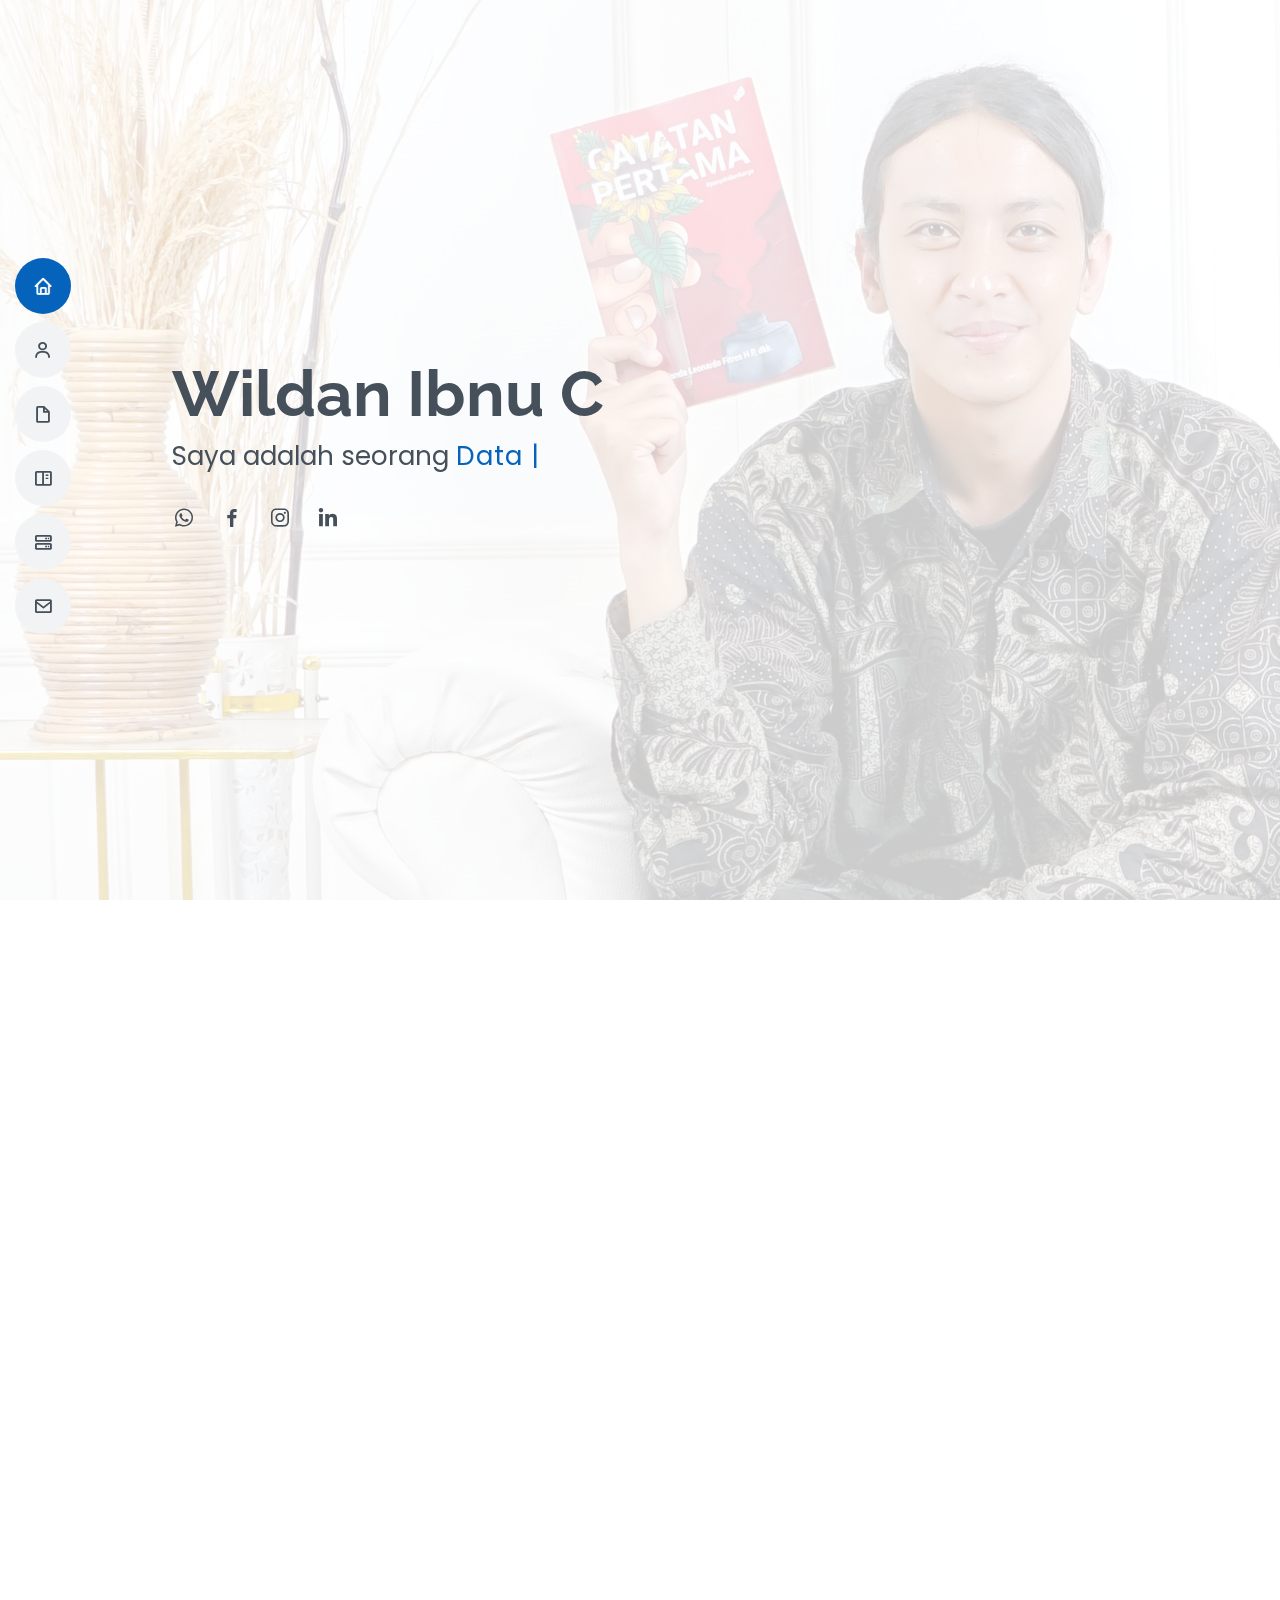
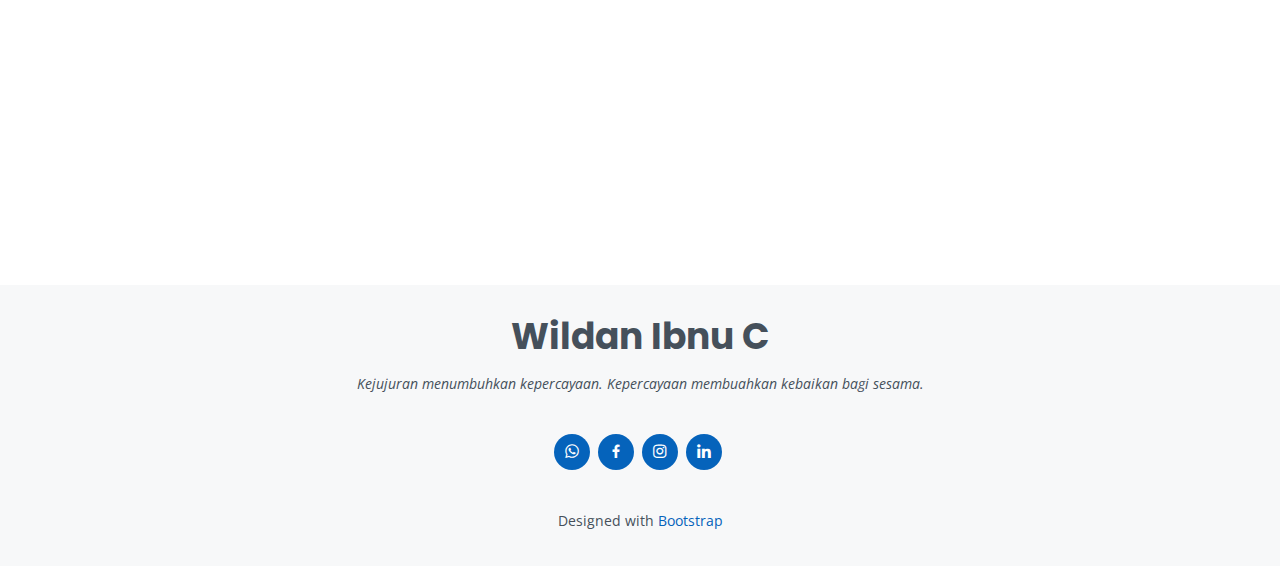
<file: index.html>
<!DOCTYPE html>
<html lang="en">

<head>
  <meta charset="utf-8">
  <meta content="width=device-width, initial-scale=1.0" name="viewport">

  <title>Wildan Ibnu C</title>
  <meta content="" name="description">
  <meta content="" name="keywords">

  <!-- Favicons -->
  <link href="assets/img/favicon.png" rel="icon">
  <link href="assets/img/apple-touch-icon.png" rel="apple-touch-icon">

  <!-- Google Fonts -->
  <link href="https://fonts.googleapis.com/css?family=Open+Sans:300,300i,400,400i,600,600i,700,700i|Raleway:300,300i,400,400i,500,500i,600,600i,700,700i|Poppins:300,300i,400,400i,500,500i,600,600i,700,700i" rel="stylesheet">

  <!-- Vendor CSS Files -->
  <link href="assets/vendor/aos/aos.css" rel="stylesheet">
  <link href="assets/vendor/bootstrap/css/bootstrap.min.css" rel="stylesheet">
  <link href="assets/vendor/bootstrap-icons/bootstrap-icons.css" rel="stylesheet">
  <link href="assets/vendor/boxicons/css/boxicons.min.css" rel="stylesheet">
  <link href="assets/vendor/glightbox/css/glightbox.min.css" rel="stylesheet">
  <link href="assets/vendor/swiper/swiper-bundle.min.css" rel="stylesheet">

  <!-- Template Main CSS File -->
  <link href="assets/css/style.css" rel="stylesheet">
</head>

<body>

  <!-- ======= Mobile nav toggle button ======= -->
  <!-- <button type="button" class="mobile-nav-toggle d-xl-none"><i class="bi bi-list mobile-nav-toggle"></i></button> -->
  <i class="bi bi-list mobile-nav-toggle d-lg-none"></i>
  <!-- ======= Header ======= -->
  <header id="header" class="d-flex flex-column justify-content-center">

    <nav id="navbar" class="navbar nav-menu">
      <ul>
        <li><a href="#hero" class="nav-link scrollto active"><i class="bx bx-home"></i> <span>Home</span></a></li>
        <li><a href="#about" class="nav-link scrollto"><i class="bx bx-user"></i> <span>About</span></a></li>
        <li><a href="#resume" class="nav-link scrollto"><i class="bx bx-file-blank"></i> <span>Resume</span></a></li>
        <li><a href="#portfolio" class="nav-link scrollto"><i class="bx bx-book-content"></i> <span>Portfolio</span></a></li>
        <li><a href="#services" class="nav-link scrollto"><i class="bx bx-server"></i> <span>Services</span></a></li>
        <li><a href="#contact" class="nav-link scrollto"><i class="bx bx-envelope"></i> <span>Contact</span></a></li>
      </ul>
    </nav><!-- .nav-menu -->

  </header><!-- End Header -->

  <!-- ======= Hero Section ======= -->
  <section id="hero" class="d-flex flex-column justify-content-center">
    <div class="container" data-aos="zoom-in" data-aos-delay="100">
      <h1>Wildan Ibnu C</h1>
      <p>Saya adalah seorang <span class="typed" data-typed-items="Data Analyst, Data Specialist, Freelancer, Copywritter"></span></p>
      <div class="social-links">
        <a href="https://wa.me/6289685255987" class="twitter"><i class="bx bxl-whatsapp"></i></a>
        <a href="https://fb.com/w.hernandez.jr" class="facebook"><i class="bx bxl-facebook"></i></a>
        <a href="https://instagram.com/klise6690" class="instagram"><i class="bx bxl-instagram"></i></a>
        <a href="https://www.linkedin.com/in/wildan-ibnu-chory-54b88410a" class="linkedin"><i class="bx bxl-linkedin"></i></a>
      </div>
    </div>
  </section><!-- End Hero -->

  <main id="main">

    <!-- ======= About Section ======= -->
    <section id="about" class="about">
      <div class="container" data-aos="fade-up">

        <div class="section-title">
          <h2>Tentang Saya</h2>
          <p>Saya biasa dipanggil Wildan. Seorang Data Spesialis yang terbiasa mengolah ratusan hingga ribuan data, menjadi sebuah visualisasi data yang digunakan oleh para petinggi perusahaan dalam mengambil keputusan penting. </p>
        </div>

        <div class="row">
          <div class="col-lg-4">
            <img src="assets/img/Bawah2.jpeg" class="img-fluid" alt="">
          </div>
          <div class="col-lg-8 pt-4 pt-lg-0 content">
            <h3>Data Analis &amp; Data Spesialis.</h3>
            <p class="fst-italic">
              Berpengalaman 2 tahun dalam mengolah dan menyajikan data sebuah perusahaan.
            </p>
            <div class="row">
              <div class="col-lg-6">
                <ul>
                  <li><i class="bi bi-chevron-right"></i> <strong>Usia:</strong> <span>25 tahun</span></li>
                  <li><i class="bi bi-chevron-right"></i> <strong>Website:</strong> <span><a href="https://firdausananta.github.io/">My Github</a></span></li>
                  <li><i class="bi bi-chevron-right"></i> <strong>Whatsapp:</strong> <span><a href="https://wa.me/6289685255987">089685255987</a></span></li>
                  <li><i class="bi bi-chevron-right"></i> <strong>Kota:</strong> <span>Surakarta, Jawa Tengah</span></li>
                </ul>
              </div>
              <div class="col-lg-6">
                <ul>
                  <li><i class="bi bi-chevron-right"></i> <strong>Email:</strong> <span>anantapostoffice@gmail.com</span></li>
                  <li><i class="bi bi-chevron-right"></i> <strong>Freelance:</strong> <span>Tersedia</span></li>
                  <li><i class="bi bi-chevron-right"></i> <strong>Fastwork:</strong> <span><a href="https://www.firdausananta.github.io">My Profile Fastwork</a></span></li>
                  <li><i class="bi bi-chevron-right"></i> <strong>Projects:</strong> <span><a href="https://www.firdausananta.github.io">My Profile Projects</a></span></li>
                </ul>
              </div>
            </div>
              <p> 
                Seorang problem solver kreatif dengan kemampuan interpersonal dan analisis yang baik. Berhasil me-refresh struktur data perusahaan sehingga mudah digunakan dan saling terkoneksi satu dengan yang lainnya.
            </p>
          </div>
        </div>

      </div>
    </section><!-- End About Section -->

    <!-- ======= Facts Section ======= -->
    <section id="facts" class="facts">
      <div class="container" data-aos="fade-up">

        <div class="section-title">
          <h2>Core Value</h2>
          <p>Saya berorientasi kepada kecepatan dan ketepatam dalam mengerjakan sebuah tasking atau project. Waktu menumbuhkan sebuah kepercayaan. Kepercayaan membuahkan kebaikan yang menular.</p>
        </div>

        <div class="row">

          <div class="col-lg-3 col-md-6">
            <div class="count-box">
              <i class="bi bi-emoji-smile"></i>
              <span data-purecounter-start="0" data-purecounter-end="858" data-purecounter-duration="1" class="purecounter"></span>
              <p>Tasking Terselsesaikan Tahun 2022</p>
            </div>
          </div>

          <div class="col-lg-3 col-md-6 mt-5 mt-md-0">
            <div class="count-box">
              <i class="bi bi-journal-richtext"></i>
              <span data-purecounter-start="0" data-purecounter-end="14" data-purecounter-duration="1" class="purecounter"></span>
              <p>Big Projects</p>
            </div>
          </div>

          <div class="col-lg-3 col-md-6 mt-5 mt-lg-0">
            <div class="count-box">
              <i class="bi bi-headset"></i>
              <span data-purecounter-start="0" data-purecounter-end="2880" data-purecounter-duration="1" class="purecounter"></span>
              <p>Jam Support tahun 2022</p>
            </div>
          </div>

          <div class="col-lg-3 col-md-6 mt-5 mt-lg-0">
            <div class="count-box">
              <i class="bi bi-award"></i>
              <span data-purecounter-start="0" data-purecounter-end="20" data-purecounter-duration="1" class="purecounter"></span>
              <p>Sertifikat Pelatihan dan Uji Kompetensi</p>
            </div>
          </div>

        </div>

      </div>
    </section><!-- End Facts Section -->

    <!-- ======= Skills Section ======= -->
    <section id="skills" class="skills section-bg">
      <div class="container" data-aos="fade-up">

        <div class="section-title">
          <h2>Kemampuan Diri</h2>
          <p>Dalam segi pengolahan data, saya memiliki kemampuan yang bersifat teknis maupun non teknis. Saya adalah seorang pembelajar yang baik. Saya berupaya untuk terus meningkatkan kemampuan saya dengan mengikuti beberapa pelatihan. </p>
        </div>

        <div class="row skills-content">

          <div class="col-lg-6">

            <div class="progress">
              <span class="skill">Analisis Data<i class="val">100%</i></span>
              <div class="progress-bar-wrap">
                <div class="progress-bar" role="progressbar" aria-valuenow="100" aria-valuemin="0" aria-valuemax="100"></div>
              </div>
            </div>

            <div class="progress">
              <span class="skill">Visualisasi Data<i class="val">90%</i></span>
              <div class="progress-bar-wrap">
                <div class="progress-bar" role="progressbar" aria-valuenow="90" aria-valuemin="0" aria-valuemax="100"></div>
              </div>
            </div>

            <div class="progress">
              <span class="skill">Excel/Spreadsheet <i class="val">85%</i></span>
              <div class="progress-bar-wrap">
                <div class="progress-bar" role="progressbar" aria-valuenow="85" aria-valuemin="0" aria-valuemax="100"></div>
              </div>
            </div>

          </div>

          <div class="col-lg-6">

            <div class="progress">
              <span class="skill">Pembuatan dan Pengolahan Struktur Data <i class="val">80%</i></span>
              <div class="progress-bar-wrap">
                <div class="progress-bar" role="progressbar" aria-valuenow="80" aria-valuemin="0" aria-valuemax="100"></div>
              </div>
            </div>

            <div class="progress">
              <span class="skill">Penyajian Data dengan Powerpoint <i class="val">90%</i></span>
              <div class="progress-bar-wrap">
                <div class="progress-bar" role="progressbar" aria-valuenow="90" aria-valuemin="0" aria-valuemax="100"></div>
              </div>
            </div>

            <div class="progress">
              <span class="skill">Responsif dan Solutif <i class="val">85%</i></span>
              <div class="progress-bar-wrap">
                <div class="progress-bar" role="progressbar" aria-valuenow="85" aria-valuemin="0" aria-valuemax="100"></div>
              </div>
            </div>

          </div>

        </div>

      </div>
    </section><!-- End Skills Section -->

    <!-- ======= Resume Section ======= -->
    <section id="resume" class="resume">
      <div class="container" data-aos="fade-up">

        <div class="section-title">
          <h2>Resume</h2>
          <p>Bagi saya setiap peluang perlu dianalisis, dan setiap kesempatan perlu diperjuangkan.</p>
        </div>

        <div class="row">
          <div class="col-lg-6">
            <h3 class="resume-title">Informasi Umum</h3>
            <div class="resume-item pb-0">
              <h4>Wildan Ibnu C</h4>
              <p><em></em></p>
              <ul>
                <li>Surakarta, Jawa Tengah</li>
                <li>089685255987</li>
                <li>anantapostoffice@gmail.com</li>
              </ul>
            </div>

            <h3 class="resume-title">Pendidikan</h3>
            <div class="resume-item">
              <h4>Diploma III Agribisnis</h4>
              <h5>2016 - 2019</h5>
              <p><em>Fakultas Pertanian, Universitas Sebelas Maret, Surakarta</em></p>
              <ul>
              <li>Aktif selama 3 tahun sebagai peserta PWMP (Pelatihan Mahasiwa Wirausaha)</li>
              <li>Aktif dalam pengurus Dewan Mahasiswa UNS 2017-2019, menjaring komunikasi dalam forum besar, dan membantu mewujudkan pemerintahan kampus yang efisien.</li>
              <li>Konseptor dalam terwujudnya himpunan mahasiswa baru D-III Agribisnis (Gamagrita 2017), berperan sebagai pimpinan sidang tetap dalam musyawarah anggota</li>
              <li>Manager Outlet Prodi Agribisnis 2019-2020, sebagai inisiator terbentuknya kantin mahasiswa independen (Janschick) sebagai tambahan income bagi outlet</li>
              </ul>
            </div>
          </div>
          <div class="col-lg-6">
            <h3 class="resume-title">Professional Experience</h3>
            <div class="resume-item">
              <h4>Branch Manager Ayam Sako</h4>
              <h5>2020 - 2021</h5>
              <p><em>Purbalingga, Jawa Tengah </em></p>
              <ul>
                <li>Bertanggung jawab dalam seluruh proses operasional dan marketing Restoran</li>
                <li>Mampu melebarkan jangkauan pasar hingga luar Kabupaten (Banjarnegara)</li>
                <li>Berhasil, mengelola anggaran dan menaikkan NPM hingga 10%</li>
                <li>90% tingkat kepuasan karyawan berdasar jobdesk, pendapatan, dan sistem kerja</li>
              </ul>
            </div>
            <div class="resume-item">
              <h4>Data Analyst Nyalanesia</h4>
              <h5>2021 - Sekarang</h5>
              <p><em>Surakarta, Jawa Tengah</em></p>
              <ul>
                <li>Best Employee Februari 2022, Best Team Maret 2022</li>
                <li>Konseptor proses perekrutan, pengambilan nilai, dan analisis hasil kerja tim SPL</li>
                <li>Inisiator pembuatan dashboard program dalam Data Studio, sebagai data yang up to date</li>
                <li>Berhasil merestruktur data supaya bisa saling terhubung antar worksheet karyawan, sehingga tercipta efisiensi dan alur komunikasi menjadi jelas.</li>
              </ul>
            </div>
          </div>
        </div>

      </div>
    </section><!-- End Resume Section -->

    <!-- ======= Portfolio Section ======= -->
    <section id="portfolio" class="portfolio section-bg">
      <div class="container" data-aos="fade-up">

        <div class="section-title">
          <h2>Portfolio</h2>
          <p>Selamat datang di galery karya. Ketuk icon + (plus) untuk memperbesar hasil. Ketuk icon link untuk melihat detail portofolio. </p>
        </div>

        <div class="row">
          <div class="col-lg-12 d-flex justify-content-center" data-aos="fade-up" data-aos-delay="100">
            <ul id="portfolio-flters">
              <li data-filter="*" class="filter-active">All</li>
              <li data-filter=".filter-app">Analisis Data Studio</li>
              <li data-filter=".filter-card">Visualisasi Powerpoint</li>
              <li data-filter=".filter-web">Web</li>
              <li data-filter=".filter-cw">Copywriting</li>
              <li data-filter=".filter-rs">Research</li>
            </ul>
          </div>
        </div>

        <div class="row portfolio-container" data-aos="fade-up" data-aos-delay="200">

          <div class="col-lg-4 col-md-6 portfolio-item filter-app">
            <div class="portfolio-wrap">
              <img src="assets/img/portfolio/headerdatastudio.png" class="img-fluid" alt="">
              <div class="portfolio-info">
                <h4>Analisis Data Employee</h4>
                <p>Analisis Data Employee With Data Studio</p>
                <div class="portfolio-links">
                  <a href="assets/img/portfolio/headerdatastudio.png" data-gallery="portfolioGallery" class="portfolio-lightbox" title="Analisis Data Employee With Data Studio"><i class="bx bx-plus"></i></a>
                  <a href="portfolio-daem.html" class="portfolio-details-lightbox" data-glightbox="type: external" title="Portfolio Details"><i class="bx bx-link"></i></a>
                </div>
              </div>
            </div>
          </div>

          <div class="col-lg-4 col-md-6 portfolio-item filter-web">
            <div class="portfolio-wrap">
              <img src="assets/img/portfolio/Senyalaheader.png" class="img-fluid" alt="">
              <div class="portfolio-info">
                <h4>Senyala Collabspace</h4>
                <p>Senyala Collabspace Proposal Web</p>
                <div class="portfolio-links">
                  <a href="assets/img/portfolio/Senyalaheader.png" data-gallery="portfolioGallery" class="portfolio-lightbox" title="Senyala Collabspace Proposal Web"><i class="bx bx-plus"></i></a>
                  <a href="portfolio-senyalaweb.html" class="portfolio-details-lightbox" data-glightbox="type: external" title="Portfolio Details"><i class="bx bx-link"></i></a>
                </div>
              </div>
            </div>
          </div>

          <div class="col-lg-4 col-md-6 portfolio-item filter-web">
            <div class="portfolio-wrap">
              <img src="assets/img/portfolio/adelliaheader.png" class="img-fluid" alt="">
              <div class="portfolio-info">
                <h4>Adellia Home Care</h4>
                <p>Adellia Home Care Official Website</p>
                <div class="portfolio-links">
                  <a href="assets/img/portfolio/adelliaheader.png" data-gallery="portfolioGallery" class="portfolio-lightbox" title="Adellia Home Care Official Website"><i class="bx bx-plus"></i></a>
                  <a href="portfolio-adelliaweb.html" class="portfolio-details-lightbox" data-glightbox="type: external" title="Portfolio Details"><i class="bx bx-link"></i></a>
                </div>
              </div>
            </div>
          </div>

          <div class="col-lg-4 col-md-6 portfolio-item filter-card">
            <div class="portfolio-wrap">
              <img src="assets/img/portfolio/headerppt.png" class="img-fluid" alt="">
              <div class="portfolio-info">
                <h4>Presentasi Adellia Home Care</h4>
                <p>Presentasi Adellia Home Care</p>
                <div class="portfolio-links">
                  <a href="assets/img/portfolio/headerppt.png" data-gallery="portfolioGallery" class="portfolio-lightbox" title="Presentasi Adellia Home Care"><i class="bx bx-plus"></i></a>
                  <a href="portfolio-pptadel.html" class="portfolio-details-lightbox" data-glightbox="type: external" title="Portfolio Details"><i class="bx bx-link"></i></a>
                </div>
              </div>
            </div>
          </div>

          <div class="col-lg-4 col-md-6 portfolio-item filter-cw">
            <div class="portfolio-wrap">
              <img src="assets/img/portfolio/headerbeetalk.png" class="img-fluid" alt="">
              <div class="portfolio-info">
                <h4>Copywriting Beetalk</h4>
                <p>Copywriting Beetalk</p>
                <div class="portfolio-links">
                  <a href="assets/img/portfolio/headerbeetalk.png" data-gallery="portfolioGallery" class="portfolio-lightbox" title="Portofolio Copywriting Beetalk"><i class="bx bx-plus"></i></a>
                  <a href="portfolio-bee.html" class="portfolio-details-lightbox" data-glightbox="type: external" title="Portfolio Details"><i class="bx bx-link"></i></a>
                </div>
              </div>
            </div>
          </div>

          <div class="col-lg-4 col-md-6 portfolio-item filter-cw">
            <div class="portfolio-wrap">
              <img src="assets/img/portfolio/headerextra.png" class="img-fluid" alt="">
              <div class="portfolio-info">
                <h4>Copywriting Extra Joss</h4>
                <p>Copywriting Extra Joss</p>
                <div class="portfolio-links">
                  <a href="assets/img/portfolio/headerextra.png" data-gallery="portfolioGallery" class="portfolio-lightbox" title="Portofolio Copywriting Extra Joss"><i class="bx bx-plus"></i></a>
                  <a href="portfolio-extra.html" class="portfolio-details-lightbox" data-glightbox="type: external" title="Portfolio Details"><i class="bx bx-link"></i></a>
                </div>
              </div>
            </div>
          </div>

          <div class="col-lg-4 col-md-6 portfolio-item filter-cw">
            <div class="portfolio-wrap">
              <img src="assets/img/portfolio/headeraia.png" class="img-fluid" alt="">
              <div class="portfolio-info">
                <h4>Blue Print AIA Harvest</h4>
                <p>Blue Print AIA Harvest</p>
                <div class="portfolio-links">
                  <a href="assets/img/portfolio/headeraia.png" data-gallery="portfolioGallery" class="portfolio-lightbox" title="Blue Print AIA Harvest"><i class="bx bx-plus"></i></a>
                  <a href="portfolio-aia.html" class="portfolio-details-lightbox" data-glightbox="type: external" title="Portfolio Details"><i class="bx bx-link"></i></a>
                </div>
              </div>
            </div>
          </div>
        </div>

      </div>
    </section>
    <!-- End Portfolio Section -->

    <!--SERTIFIKAT SECTION-->
    <section id="portfolio" class="portfolio section-bg">
      <div class="container" data-aos="fade-up">

        <div class="section-title">
          <h2>Sertifikat</h2>
          <p>Sertifikat Kompetensi dan Pelatihan. Ketuk icon + (plus) untuk memperbesar hasil. Ketuk icon link untuk melihat detail portofolio. </p>
        </div>

        <div class="row">
          <div class="col-lg-12 d-flex justify-content-center" data-aos="fade-up" data-aos-delay="100">
          </div>
        </div>

        <div class="row portfolio-container" data-aos="fade-up" data-aos-delay="200">

          <div class="col-lg-4 col-md-6 portfolio-item serty-ply">
            <div class="portfolio-wrap">
              <img src="assets/img/portfolio/ser-cw.jpg" class="img-fluid" alt="">
              <div class="portfolio-info">
                <h4>Sertifikat Copywriting</h4>
                <p>Trik Merangkai Kata untuk Tingkatkan Penjualan</p>
                <div class="portfolio-links">
                  <a href="assets/img/portfolio/ser-cw.jpg" data-gallery="portfolioGallery" class="portfolio-lightbox" title="Sertifikat Copywriting"><i class="bx bx-plus"></i></a>
                  <a href="portfolio-details-ser-cs-cw.html" class="portfolio-details-lightbox" data-glightbox="type: external" title="Portfolio Details"><i class="bx bx-link"></i></a>
                </div>
              </div>
            </div>
          </div>

          <div class="col-lg-4 col-md-6 portfolio-item serty-ply">
            <div class="portfolio-wrap">
              <img src="assets/img/portfolio/ser-cs.jpg" class="img-fluid" alt="">
              <div class="portfolio-info">
                <h4>Sertifikat Customer Services</h4>
                <p>Menguasai Teknik Pelayanan Terbaik</p>
                <div class="portfolio-links">
                  <a href="assets/img/portfolio/ser-cs.jpg" data-gallery="portfolioGallery" class="portfolio-lightbox" title="Sertifikat Customer Services"><i class="bx bx-plus"></i></a>
                  <a href="portfolio-details-ser-cs-cw.html" class="portfolio-details-lightbox" data-glightbox="type: external" title="Portfolio Details"><i class="bx bx-link"></i></a>
                </div>
              </div>
            </div>
          </div>

          <div class="col-lg-4 col-md-6 portfolio-item serty-mkt">
            <div class="portfolio-wrap">
              <img src="assets/img/portfolio/ser-internetmkt.jpg" class="img-fluid" alt="">
              <div class="portfolio-info">
                <h4>Sertifikat Internet Marketing</h4>
                <p>Strategi Efektif Menjalankan Internet Marketing</p>
                <div class="portfolio-links">
                  <a href="assets/img/portfolio/ser-internetmkt.jpg" data-gallery="portfolioGallery" class="portfolio-lightbox" title="Sertifikat Internet Marketing"><i class="bx bx-plus"></i></a>
                  <a href="portfolio-details-ser-mkt.html" class="portfolio-details-lightbox" data-glightbox="type: external" title="Portfolio Details"><i class="bx bx-link"></i></a>
                </div>
              </div>
            </div>
          </div>

          <div class="col-lg-4 col-md-6 portfolio-item serty-mkt">
            <div class="portfolio-wrap">
              <img src="assets/img/portfolio/ser-marketing.jpg" class="img-fluid" alt="">
              <div class="portfolio-info">
                <h4>Sertifikat Konten Marketing</h4>
                <p>Kuasai Dasar Konten Marketing dan Digital Marketing</p>
                <div class="portfolio-links">
                  <a href="assets/img/portfolio/ser-marketing.jpg" data-gallery="portfolioGallery" class="portfolio-lightbox" title="Sertifikat Konten Marketing"><i class="bx bx-plus"></i></a>
                  <a href="portfolio-details-ser-mkt.html" class="portfolio-details-lightbox" data-glightbox="type: external" title="Portfolio Details"><i class="bx bx-link"></i></a>
                </div>
              </div>
            </div>
          </div>

          <div class="col-lg-4 col-md-6 portfolio-item serty-dts">
            <div class="portfolio-wrap">
              <img src="assets/img/portfolio/ser-dataanalys.jpg" class="img-fluid" alt="">
              <div class="portfolio-info">
                <h4>Sertifikat Data Analisis</h4>
                <p>Menguasai Data Analisis dengan Google Data Studio</p>
                <div class="portfolio-links">
                  <a href="assets/img/portfolio/ser-dataanalys.jpg" data-gallery="portfolioGallery" class="portfolio-lightbox" title="Sertifikat Data Analisis"><i class="bx bx-plus"></i></a>
                  <a href="portfolio-details-ser-dataexcel.html" class="portfolio-details-lightbox" data-glightbox="type: external" title="Portfolio Details"><i class="bx bx-link"></i></a>
                </div>
              </div>
            </div>
          </div>

          <div class="col-lg-4 col-md-6 portfolio-item serty-dts">
            <div class="portfolio-wrap">
              <img src="assets/img/portfolio/ser-datawragling.jpg" class="img-fluid" alt="">
              <div class="portfolio-info">
                <h4>Sertifikat Data Wrangling</h4>
                <p>Menguasai Data Wrangling dengan Python</p>
                <div class="portfolio-links">
                  <a href="assets/img/portfolio/ser-datawragling.jpg" data-gallery="portfolioGallery" class="portfolio-lightbox" title="Sertifikat Data Wrangling dengan Python"><i class="bx bx-plus"></i></a>
                  <a href="portfolio-details-ser-dataexcel.html" class="portfolio-details-lightbox" data-glightbox="type: external" title="Portfolio Details"><i class="bx bx-link"></i></a>
                </div>
              </div>
            </div>
          </div>

          <div class="col-lg-4 col-md-6 portfolio-item serty-dts">
            <div class="portfolio-wrap">
              <img src="assets/img/portfolio/ser-excel.jpg" class="img-fluid" alt="">
              <div class="portfolio-info">
                <h4>Sertifikat Pengolahan Data</h4>
                <p>Menguasai Excel Intermediate</p>
                <div class="portfolio-links">
                  <a href="assets/img/portfolio/ser-excel.jpg" data-gallery="portfolioGallery" class="portfolio-lightbox" title="Sertifikat Excel Intermediate"><i class="bx bx-plus"></i></a>
                  <a href="portfolio-details-ser-dataexcel.html" class="portfolio-details-lightbox" data-glightbox="type: external" title="Portfolio Details"><i class="bx bx-link"></i></a>
                </div>
              </div>
            </div>
          </div>

          <div class="col-lg-4 col-md-6 portfolio-item serty-dts">
            <div class="portfolio-wrap">
              <img src="assets/img/portfolio/ser-python1.jpg" class="img-fluid" alt="">
              <div class="portfolio-info">
                <h4>Sertifikat Data Science</h4>
                <p>Data Professional with Python</p>
                <div class="portfolio-links">
                  <a href="assets/img/portfolio/ser-python1.jpg" data-gallery="portfolioGallery" class="portfolio-lightbox" title="Sertifikat Data Profesional - Python"><i class="bx bx-plus"></i></a>
                  <a href="portfolio-details-ser-dtsc.html" class="portfolio-details-lightbox" data-glightbox="type: external" title="Portfolio Details"><i class="bx bx-link"></i></a>
                </div>
              </div>
            </div>
          </div>

          <div class="col-lg-4 col-md-6 portfolio-item serty-dts">
            <div class="portfolio-wrap">
              <img src="assets/img/portfolio/ser-r1.jpg" class="img-fluid" alt="">
              <div class="portfolio-info">
                <h4>Sertifikat Pengolahan Data</h4>
                <p>Data Preparation with R</p>
                <div class="portfolio-links">
                  <a href="assets/img/portfolio/ser-r1.jpg" data-gallery="portfolioGallery" class="portfolio-lightbox" title="Sertifikat Data Preparation with R"><i class="bx bx-plus"></i></a>
                  <a href="portfolio-details-ser-dtsc.html" class="portfolio-details-lightbox" data-glightbox="type: external" title="Portfolio Details"><i class="bx bx-link"></i></a>
                </div>
              </div>
            </div>
          </div>

          <div class="col-lg-4 col-md-6 portfolio-item serty-dts">
            <div class="portfolio-wrap">
              <img src="assets/img/portfolio/ser-r2.jpg" class="img-fluid" alt="">
              <div class="portfolio-info">
                <h4>Sertifikat Pengolahan Data</h4>
                <p>Data Visualization with R</p>
                <div class="portfolio-links">
                  <a href="assets/img/portfolio/ser-r2.jpg" data-gallery="portfolioGallery" class="portfolio-lightbox" title="Sertifikat Data Visualization with R"><i class="bx bx-plus"></i></a>
                  <a href="portfolio-details-ser-dtsc.html" class="portfolio-details-lightbox" data-glightbox="type: external" title="Portfolio Details"><i class="bx bx-link"></i></a>
                </div>
              </div>
            </div>
          </div>

        </div>

      </div>
    </section>

  <!--END SERTIF SECTION-->
  
    <!-- ======= Services Section ======= -->
    <section id="services" class="services">
      <div class="container" data-aos="fade-up">

        <div class="section-title">
          <h2>Services</h2>
          <p>Saya akan sangat senang menemani anda untuk merapikan data, menganalisa, hingga membuat sebuah keputusan. Saya juga tertarik jika bekerjasama dalam pembuatan copywriting.</p>
        </div>

        <div class="row">

          <div class="col-lg-4 col-md-6 d-flex align-items-stretch" data-aos="zoom-in" data-aos-delay="100">
            <div class="icon-box iconbox-blue">
              <div class="icon">
                <svg width="100" height="100" viewBox="0 0 600 600" xmlns="http://www.w3.org/2000/svg">
                  <path stroke="none" stroke-width="0" fill="#f5f5f5" d="M300,521.0016835830174C376.1290562159157,517.8887921683347,466.0731472004068,529.7835943286574,510.70327084640275,468.03025145048787C554.3714126377745,407.6079735673963,508.03601936045806,328.9844924480964,491.2728898941984,256.3432110539036C474.5976632858925,184.082847569629,479.9380746630129,96.60480741107993,416.23090153303,58.64404602377083C348.86323505073057,18.502131276798302,261.93793281208167,40.57373210992963,193.5410806939664,78.93577620505333C130.42746243093433,114.334589627462,98.30271207620316,179.96522072025542,76.75703585869454,249.04625023123273C51.97151888228291,328.5150500222984,13.704378332031375,421.85034740162234,66.52175969318436,486.19268352777647C119.04800174914682,550.1803526380478,217.28368757567262,524.383925680826,300,521.0016835830174"></path>
                </svg>
                <i class="bx bxl-dribbble"></i>
              </div>
              <h4><a href="">Input Data</a></h4>
              <p>Apakah anda memiliki ratusan, atau ribuan data yang perlu diinput ? Saya akan membantu anda untuk melakukan input data kedalam Excel atau Spreadsheet, merapikan, serta memastikan data sudah ter-cleaning dan siap untuk diolah.</p>
            </div>
          </div>

          <div class="col-lg-4 col-md-6 d-flex align-items-stretch mt-4 mt-md-0" data-aos="zoom-in" data-aos-delay="200">
            <div class="icon-box iconbox-orange ">
              <div class="icon">
                <svg width="100" height="100" viewBox="0 0 600 600" xmlns="http://www.w3.org/2000/svg">
                  <path stroke="none" stroke-width="0" fill="#f5f5f5" d="M300,582.0697525312426C382.5290701553225,586.8405444964366,449.9789794690241,525.3245884688669,502.5850820975895,461.55621195738473C556.606425686781,396.0723002908107,615.8543463187945,314.28637112970534,586.6730223649479,234.56875336149918C558.9533121215079,158.8439757836574,454.9685369536778,164.00468322053177,381.49747125262974,130.76875717737553C312.15926192815925,99.40240125094834,248.97055460311594,18.661163978235184,179.8680185752513,50.54337015887873C110.5421016452524,82.52863877960104,119.82277516462835,180.83849132639028,109.12597500060166,256.43424936330496C100.08760227029461,320.3096726198365,92.17705696193138,384.0621239912766,124.79988738764834,439.7174275375508C164.83382741302287,508.01625554203684,220.96474134820875,577.5009287672846,300,582.0697525312426"></path>
                </svg>
                <i class="bx bx-file"></i>
              </div>
              <h4><a href="">Analisis dan Visualisasi Data</a></h4>
              <p>Mungkin pada suatu titik, anda ragu dalam mengambi keputusan. Saya akan menjadi patner dalam melakukan analisis data, dan memvisualisasikannya pada Google Data Studio</p>
            </div>
          </div>

          <div class="col-lg-4 col-md-6 d-flex align-items-stretch mt-4 mt-lg-0" data-aos="zoom-in" data-aos-delay="300">
            <div class="icon-box iconbox-pink">
              <div class="icon">
                <svg width="100" height="100" viewBox="0 0 600 600" xmlns="http://www.w3.org/2000/svg">
                  <path stroke="none" stroke-width="0" fill="#f5f5f5" d="M300,541.5067337569781C382.14930387511276,545.0595476570109,479.8736841581634,548.3450877840088,526.4010558755058,480.5488172755941C571.5218469581645,414.80211281144784,517.5187510058486,332.0715597781072,496.52539010469104,255.14436215662573C477.37192572678356,184.95920475031193,473.57363656557914,105.61284051026155,413.0603344069578,65.22779650032875C343.27470386102294,18.654635553484475,251.2091493199835,5.337323636656869,175.0934190732945,40.62881213300186C97.87086631185822,76.43348514350839,51.98124368387456,156.15599469081315,36.44837278890362,239.84606092416172C21.716077023791087,319.22268207091537,43.775223500013084,401.1760424656574,96.891909868211,461.97329694683043C147.22146801428983,519.5804099606455,223.5754009179313,538.201503339737,300,541.5067337569781"></path>
                </svg>
                <i class="bx bx-tachometer"></i>
              </div>
              <h4><a href="">Pembuatan Desk Kerja</a></h4>
              <p>80% Kesalahpahaman di Kantor, disebabkan karena adanya data yang tidak sesuai antar divisi. Sebuah sistemasi spreadsheet yang terhubung antara satu sama lain bisa menjadi solusi. Memudahkan untuk mentracking pekerjaan antar divisi.</p>
            </div>
          </div>

          <div class="col-lg-4 col-md-6 d-flex align-items-stretch mt-4" data-aos="zoom-in" data-aos-delay="100">
            <div class="icon-box iconbox-yellow">
              <div class="icon">
                <svg width="100" height="100" viewBox="0 0 600 600" xmlns="http://www.w3.org/2000/svg">
                  <path stroke="none" stroke-width="0" fill="#f5f5f5" d="M300,503.46388370962813C374.79870501325706,506.71871716319447,464.8034551963731,527.1746412648533,510.4981551193396,467.86667711651364C555.9287308511215,408.9015244558933,512.6030010748507,327.5744911775523,490.211057578863,256.5855673507754C471.097692560561,195.9906835881958,447.69079081568157,138.11976852964426,395.19560036434837,102.3242989838813C329.3053358748298,57.3949838291264,248.02791733380457,8.279543830951368,175.87071277845988,42.242879143198664C103.41431057327972,76.34704239035025,93.79494320519305,170.9812938413882,81.28167332365135,250.07896920659033C70.17666984294237,320.27484674793965,64.84698225790005,396.69656628748305,111.28512138212992,450.4950937839243C156.20124167950087,502.5303643271138,231.32542653798444,500.4755392045468,300,503.46388370962813"></path>
                </svg>
                <i class="bx bx-layer"></i>
              </div>
              <h4><a href="">Research</a></h4>
              <p>Bagaimana kondisi jalan di depan ? Melalui jalan terjal dan berbatu cukup merepotkan. Jalan berkelok dan sedikit menanjak mungkin bisa jadi pilihan. Jadi, apakah yang ingin anda rencanakan ? Mari segera kita perbincangkan.</p>
            </div>
          </div>

          <div class="col-lg-4 col-md-6 d-flex align-items-stretch mt-4" data-aos="zoom-in" data-aos-delay="200">
            <div class="icon-box iconbox-red">
              <div class="icon">
                <svg width="100" height="100" viewBox="0 0 600 600" xmlns="http://www.w3.org/2000/svg">
                  <path stroke="none" stroke-width="0" fill="#f5f5f5" d="M300,532.3542879108572C369.38199826031484,532.3153073249985,429.10787420159085,491.63046689027357,474.5244479745417,439.17860296908856C522.8885846962883,383.3225815378663,569.1668002868075,314.3205725914397,550.7432151929288,242.7694973846089C532.6665558377875,172.5657663291529,456.2379748765914,142.6223662098291,390.3689995646985,112.34683881706744C326.66090330228417,83.06452184765237,258.84405631176094,53.51806209861945,193.32584062364296,78.48882559362697C121.61183558270385,105.82097193414197,62.805066853699245,167.19869350419734,48.57481801355237,242.6138429142374C34.843463184063346,315.3850353017275,76.69343916112496,383.4422959591041,125.22947124332185,439.3748458443577C170.7312796277747,491.8107796887764,230.57421082200815,532.3932930995766,300,532.3542879108572"></path>
                </svg>
                <i class="bx bx-slideshow"></i>
              </div>
              <h4><a href="">Pembuatan Powerpoint</a></h4>
              <p>Rumus dalam memenangkan tender yaitu, percaya diri + presentasi yang menarik. Mari buat sang investor terkesima!</p>
            </div>
          </div>

          <div class="col-lg-4 col-md-6 d-flex align-items-stretch mt-4" data-aos="zoom-in" data-aos-delay="300">
            <div class="icon-box iconbox-teal">
              <div class="icon">
                <svg width="100" height="100" viewBox="0 0 600 600" xmlns="http://www.w3.org/2000/svg">
                  <path stroke="none" stroke-width="0" fill="#f5f5f5" d="M300,566.797414625762C385.7384707136149,576.1784315230908,478.7894351017131,552.8928747891023,531.9192734346935,484.94944893311C584.6109503024035,417.5663521118492,582.489472248146,322.67544863468447,553.9536738515405,242.03673114598146C529.1557734026468,171.96086150256528,465.24506316201064,127.66468636344209,395.9583748389544,100.7403814666027C334.2173773831606,76.7482773500951,269.4350130405921,84.62216499799875,207.1952322260088,107.2889140133804C132.92018162631612,134.33871894543012,41.79353780512637,160.00259165414826,22.644507872594943,236.69541883565114C3.319112789854554,314.0945973066697,72.72355303640163,379.243833228382,124.04198916343866,440.3218312028393C172.9286146004772,498.5055451809895,224.45579914871206,558.5317968840102,300,566.797414625762"></path>
                </svg>
                <i class="bx bx-arch"></i>
              </div>
              <h4><a href="">Copywriting</a></h4>
              <p>Headline menentukan audiens untuk menutup berita, atau melanjutkan membaca. Simak 3 cara membuat headline yang profitable! No 3 gampang banget!   </p>
            </div>
          </div>

        </div>

      </div>
    </section><!-- End Services Section -->

    <!-- ======= Testimonials Section ======= -->
    <section id="testimonials" class="testimonials section-bg">
      <div class="container" data-aos="fade-up">

        <div class="section-title">
          <h2>Testimonials</h2>
        </div>

        <div class="testimonials-slider swiper" data-aos="fade-up" data-aos-delay="100">
          <div class="swiper-wrapper">

            <div class="swiper-slide">
              <div class="testimonial-item">
                <img src="assets/img/testimonials/testimonials-1.jpg" class="testimonial-img" alt="">
                <h3>Saul Goodman</h3>
                <h4>Ceo &amp; Founder</h4>
                <p>
                  <i class="bx bxs-quote-alt-left quote-icon-left"></i>
                  Proin iaculis purus consequat sem cure digni ssim donec porttitora entum suscipit rhoncus. Accusantium quam, ultricies eget id, aliquam eget nibh et. Maecen aliquam, risus at semper.
                  <i class="bx bxs-quote-alt-right quote-icon-right"></i>
                </p>
              </div>
            </div><!-- End testimonial item -->

            <div class="swiper-slide">
              <div class="testimonial-item">
                <img src="assets/img/testimonials/testimonials-2.jpg" class="testimonial-img" alt="">
                <h3>Sara Wilsson</h3>
                <h4>Designer</h4>
                <p>
                  <i class="bx bxs-quote-alt-left quote-icon-left"></i>
                  Export tempor illum tamen malis malis eram quae irure esse labore quem cillum quid cillum eram malis quorum velit fore eram velit sunt aliqua noster fugiat irure amet legam anim culpa.
                  <i class="bx bxs-quote-alt-right quote-icon-right"></i>
                </p>
              </div>
            </div><!-- End testimonial item -->

            <div class="swiper-slide">
              <div class="testimonial-item">
                <img src="assets/img/testimonials/testimonials-3.jpg" class="testimonial-img" alt="">
                <h3>Jena Karlis</h3>
                <h4>Store Owner</h4>
                <p>
                  <i class="bx bxs-quote-alt-left quote-icon-left"></i>
                  Enim nisi quem export duis labore cillum quae magna enim sint quorum nulla quem veniam duis minim tempor labore quem eram duis noster aute amet eram fore quis sint minim.
                  <i class="bx bxs-quote-alt-right quote-icon-right"></i>
                </p>
              </div>
            </div><!-- End testimonial item -->

            <div class="swiper-slide">
              <div class="testimonial-item">
                <img src="assets/img/testimonials/testimonials-4.jpg" class="testimonial-img" alt="">
                <h3>Matt Brandon</h3>
                <h4>Freelancer</h4>
                <p>
                  <i class="bx bxs-quote-alt-left quote-icon-left"></i>
                  Fugiat enim eram quae cillum dolore dolor amet nulla culpa multos export minim fugiat minim velit minim dolor enim duis veniam ipsum anim magna sunt elit fore quem dolore labore illum veniam.
                  <i class="bx bxs-quote-alt-right quote-icon-right"></i>
                </p>
              </div>
            </div><!-- End testimonial item -->

            <div class="swiper-slide">
              <div class="testimonial-item">
                <img src="assets/img/testimonials/testimonials-5.jpg" class="testimonial-img" alt="">
                <h3>John Larson</h3>
                <h4>Entrepreneur</h4>
                <p>
                  <i class="bx bxs-quote-alt-left quote-icon-left"></i>
                  Quis quorum aliqua sint quem legam fore sunt eram irure aliqua veniam tempor noster veniam enim culpa labore duis sunt culpa nulla illum cillum fugiat legam esse veniam culpa fore nisi cillum quid.
                  <i class="bx bxs-quote-alt-right quote-icon-right"></i>
                </p>
              </div>
            </div><!-- End testimonial item -->

          </div>
          <div class="swiper-pagination"></div>
        </div>

      </div>
    </section><!-- End Testimonials Section -->

    <!-- ======= Contact Section ======= -->
    <section id="contact" class="contact">
      <div class="container" data-aos="fade-up">

        <div class="section-title">
          <h2>Hubungi Saya</h2>
        </div>

        <div class="row mt-1">

          <div class="col-lg-4">
            <div class="info">
              <div class="address">
                <i class="bi bi-geo-alt"></i>
                <h4>Location:</h4>
                <p>Jebres, Surakarta, Jawa Tengah</p>
              </div>

              <div class="email">
                <i class="bi bi-envelope"></i>
                <h4>Email:</h4>
                <p>anantapostoffice@gmail.com</p>
              </div>

              <div class="phone">
                <i class="bi bi-phone"></i>
                <h4>Call:</h4>
                <p>089685255987</p>
              </div>

            </div>

          </div>

          <div class="col-lg-8 mt-5 mt-lg-0">

            <form action="forms/contact.php" method="post" role="form" class="php-email-form">
              <div class="row">
                <div class="col-md-6 form-group">
                  <input type="text" name="name" class="form-control" id="name" placeholder="Your Name" required>
                </div>
                <div class="col-md-6 form-group mt-3 mt-md-0">
                  <input type="email" class="form-control" name="email" id="email" placeholder="Your Email" required>
                </div>
              </div>
              <div class="form-group mt-3">
                <input type="text" class="form-control" name="subject" id="subject" placeholder="Subject" required>
              </div>
              <div class="form-group mt-3">
                <textarea class="form-control" name="message" rows="5" placeholder="Message" required></textarea>
              </div>
              <div class="my-3">
                <div class="loading">Loading</div>
                <div class="error-message"></div>
                <div class="sent-message">Your message has been sent. Thank you!</div>
              </div>
              <div class="text-center"><button type="submit">Send Message</button></div>
            </form>

          </div>

        </div>

      </div>
    </section><!-- End Contact Section -->

  </main><!-- End #main -->

  <!-- ======= Footer ======= -->
  <footer id="footer">
    <div class="container">
      <h3>Wildan Ibnu C</h3>
      <p>Kejujuran menumbuhkan kepercayaan. Kepercayaan membuahkan kebaikan bagi sesama. </p>
      <div class="social-links">
        <a href="https://wa.me/6289685255987" class="twitter"><i class="bx bxl-whatsapp"></i></a>
        <a href="https://www.facebook.com/w.hernandez.jr" class="facebook"><i class="bx bxl-facebook"></i></a>
        <a href="https://www.instagram.com/klise6690" class="instagram"><i class="bx bxl-instagram"></i></a>
        <a href="https://www.linkedin.com/in/wildan-ibnu-chory-54b88410a" class="linkedin"><i class="bx bxl-linkedin"></i></a>
      </div>
      <div class="copyright">
        Designed with <a href="https://bootstrapmade.com/">Bootstrap</a>
      </div>
    </div>
  </footer><!-- End Footer -->

  <div id="preloader"></div>
  <a href="#" class="back-to-top d-flex align-items-center justify-content-center"><i class="bi bi-arrow-up-short"></i></a>

  <!-- Vendor JS Files -->
  <script src="assets/vendor/purecounter/purecounter_vanilla.js"></script>
  <script src="assets/vendor/aos/aos.js"></script>
  <script src="assets/vendor/bootstrap/js/bootstrap.bundle.min.js"></script>
  <script src="assets/vendor/glightbox/js/glightbox.min.js"></script>
  <script src="assets/vendor/isotope-layout/isotope.pkgd.min.js"></script>
  <script src="assets/vendor/swiper/swiper-bundle.min.js"></script>
  <script src="assets/vendor/typed.js/typed.min.js"></script>
  <script src="assets/vendor/waypoints/noframework.waypoints.js"></script>
  <script src="assets/vendor/php-email-form/validate.js"></script>

  <!-- Template Main JS File -->
  <script src="assets/js/main.js"></script>

</body>

</html>
</file>
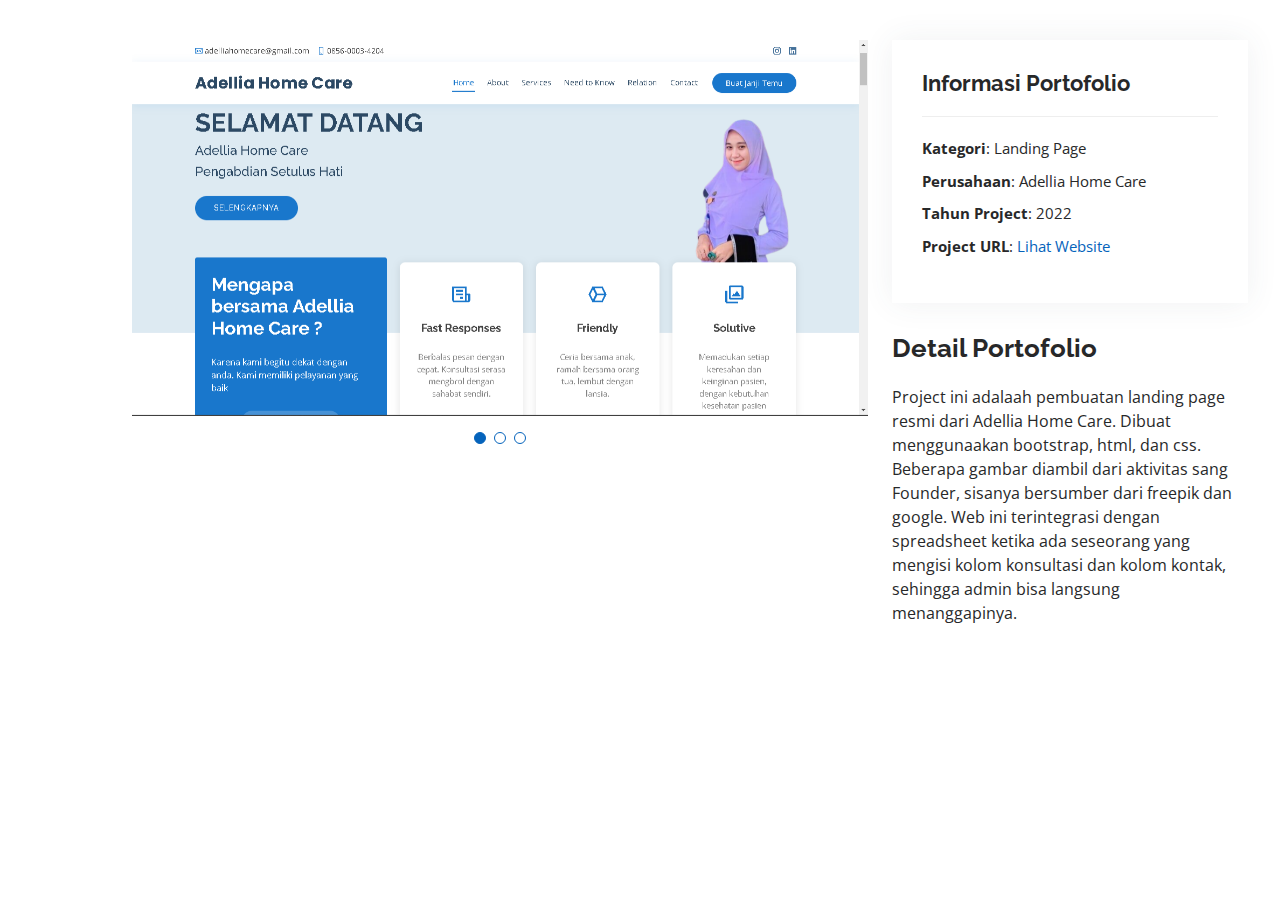
<file: portfolio-adelliaweb.html>
<!DOCTYPE html>
<html lang="en">

<head>
  <meta charset="utf-8">
  <meta content="width=device-width, initial-scale=1.0" name="viewport">

  <title>Portfolio Details - Personal Bootstrap Template</title>
  <meta content="" name="description">
  <meta content="" name="keywords">

  <!-- Favicons -->
  <link href="assets/img/favicon.png" rel="icon">
  <link href="assets/img/apple-touch-icon.png" rel="apple-touch-icon">

  <!-- Google Fonts -->
  <link href="https://fonts.googleapis.com/css?family=Open+Sans:300,300i,400,400i,600,600i,700,700i|Raleway:300,300i,400,400i,500,500i,600,600i,700,700i|Poppins:300,300i,400,400i,500,500i,600,600i,700,700i" rel="stylesheet">

  <!-- Vendor CSS Files -->
  <link href="assets/vendor/aos/aos.css" rel="stylesheet">
  <link href="assets/vendor/bootstrap/css/bootstrap.min.css" rel="stylesheet">
  <link href="assets/vendor/bootstrap-icons/bootstrap-icons.css" rel="stylesheet">
  <link href="assets/vendor/boxicons/css/boxicons.min.css" rel="stylesheet">
  <link href="assets/vendor/glightbox/css/glightbox.min.css" rel="stylesheet">
  <link href="assets/vendor/swiper/swiper-bundle.min.css" rel="stylesheet">

  <!-- Template Main CSS File -->
  <link href="assets/css/style.css" rel="stylesheet">

  <!-- =======================================================
  * Template Name: MyResume - v4.9.2
  * Template URL: https://bootstrapmade.com/free-html-bootstrap-template-my-resume/
  * Author: BootstrapMade.com
  * License: https://bootstrapmade.com/license/
  ======================================================== -->
</head>

<body>

  <main id="main">

    <!-- ======= Portfolio Details Section ======= -->
    <section id="portfolio-details" class="portfolio-details">
      <div class="container">

        <div class="row gy-4">

          <div class="col-lg-8">
            <div class="portfolio-details-slider swiper">
              <div class="swiper-wrapper align-items-center">

                <div class="swiper-slide">
                  <img src="assets/img/portfolio/bodyadellia1.png" alt="">
                </div>

                <div class="swiper-slide">
                  <img src="assets/img/portfolio/bodyadellia2.png" alt="">
                </div>

                <div class="swiper-slide">
                  <img src="assets/img/portfolio/bodyadellia3.png" alt="">
                </div>

              </div>
              <div class="swiper-pagination"></div>
            </div>
          </div>

          <div class="col-lg-4">
            <div class="portfolio-info">
              <h3>Informasi Portofolio</h3>
              <ul>
                <li><strong>Kategori</strong>: Landing Page</li>
                <li><strong>Perusahaan</strong>: Adellia Home Care</li>
                <li><strong>Tahun Project</strong>: 2022</li>
                <li><strong>Project URL</strong>: <a href="https://firdausananta.github.io/adelliahomecare">Lihat Website</a></li>
              </ul>
            </div>
            <div class="portfolio-description">
              <h2>Detail Portofolio</h2>
              <p>
                Project ini adalaah pembuatan landing page resmi dari Adellia Home Care. Dibuat menggunaakan bootstrap, html, dan css. Beberapa gambar diambil dari aktivitas sang Founder, sisanya bersumber dari freepik dan google. Web ini terintegrasi dengan spreadsheet ketika ada seseorang yang mengisi kolom konsultasi dan kolom kontak, sehingga admin bisa langsung menanggapinya.
              </p>
            </div>
          </div>

        </div>

      </div>
    </section><!-- End Portfolio Details Section -->

  </main><!-- End #main -->

  <div id="preloader"></div>
  <a href="#" class="back-to-top d-flex align-items-center justify-content-center"><i class="bi bi-arrow-up-short"></i></a>

  <!-- Vendor JS Files -->
  <script src="assets/vendor/purecounter/purecounter_vanilla.js"></script>
  <script src="assets/vendor/aos/aos.js"></script>
  <script src="assets/vendor/bootstrap/js/bootstrap.bundle.min.js"></script>
  <script src="assets/vendor/glightbox/js/glightbox.min.js"></script>
  <script src="assets/vendor/isotope-layout/isotope.pkgd.min.js"></script>
  <script src="assets/vendor/swiper/swiper-bundle.min.js"></script>
  <script src="assets/vendor/typed.js/typed.min.js"></script>
  <script src="assets/vendor/waypoints/noframework.waypoints.js"></script>
  <script src="assets/vendor/php-email-form/validate.js"></script>

  <!-- Template Main JS File -->
  <script src="assets/js/main.js"></script>

</body>

</html>
</file>
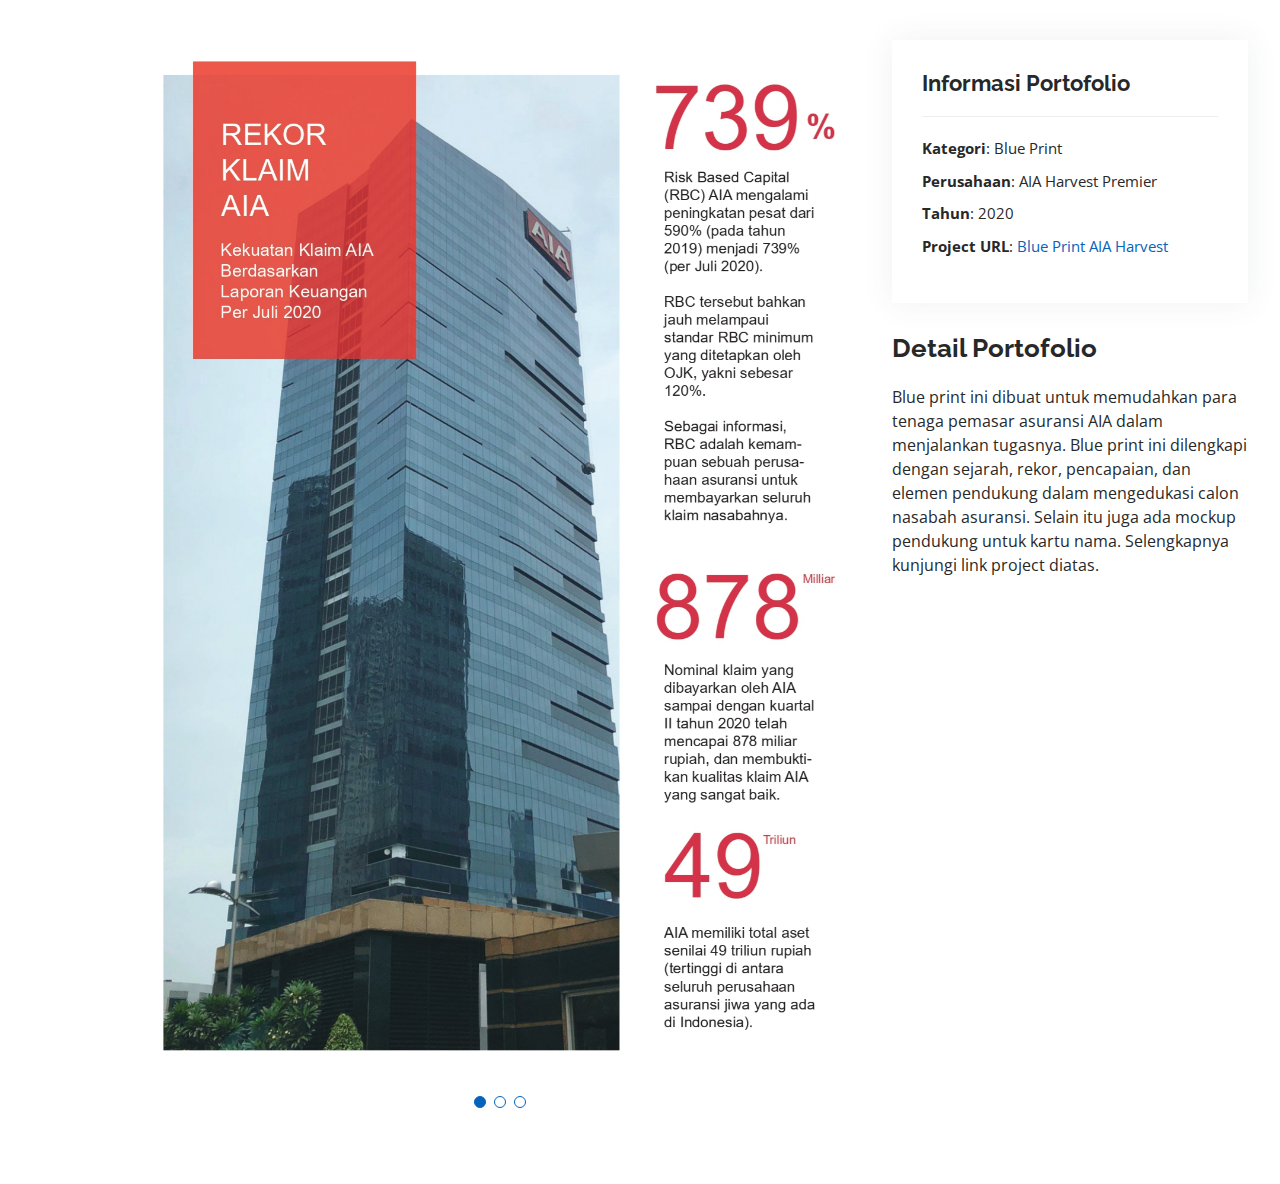
<file: portfolio-aia.html>
<!DOCTYPE html>
<html lang="en">

<head>
  <meta charset="utf-8">
  <meta content="width=device-width, initial-scale=1.0" name="viewport">

  <title>Portfolio Details - Personal Bootstrap Template</title>
  <meta content="" name="description">
  <meta content="" name="keywords">

  <!-- Favicons -->
  <link href="assets/img/favicon.png" rel="icon">
  <link href="assets/img/apple-touch-icon.png" rel="apple-touch-icon">

  <!-- Google Fonts -->
  <link href="https://fonts.googleapis.com/css?family=Open+Sans:300,300i,400,400i,600,600i,700,700i|Raleway:300,300i,400,400i,500,500i,600,600i,700,700i|Poppins:300,300i,400,400i,500,500i,600,600i,700,700i" rel="stylesheet">

  <!-- Vendor CSS Files -->
  <link href="assets/vendor/aos/aos.css" rel="stylesheet">
  <link href="assets/vendor/bootstrap/css/bootstrap.min.css" rel="stylesheet">
  <link href="assets/vendor/bootstrap-icons/bootstrap-icons.css" rel="stylesheet">
  <link href="assets/vendor/boxicons/css/boxicons.min.css" rel="stylesheet">
  <link href="assets/vendor/glightbox/css/glightbox.min.css" rel="stylesheet">
  <link href="assets/vendor/swiper/swiper-bundle.min.css" rel="stylesheet">

  <!-- Template Main CSS File -->
  <link href="assets/css/style.css" rel="stylesheet">

  <!-- =======================================================
  * Template Name: MyResume - v4.9.2
  * Template URL: https://bootstrapmade.com/free-html-bootstrap-template-my-resume/
  * Author: BootstrapMade.com
  * License: https://bootstrapmade.com/license/
  ======================================================== -->
</head>

<body>

  <main id="main">

    <!-- ======= Portfolio Details Section ======= -->
    <section id="portfolio-details" class="portfolio-details">
      <div class="container">

        <div class="row gy-4">

          <div class="col-lg-8">
            <div class="portfolio-details-slider swiper">
              <div class="swiper-wrapper align-items-center">

                <div class="swiper-slide">
                  <img src="assets/img/portfolio/bodyaia1.jpg" alt="">
                </div>

                <div class="swiper-slide">
                  <img src="assets/img/portfolio/bodyaia2.jpg" alt="">
                </div>

                <div class="swiper-slide">
                  <img src="assets/img/portfolio/bodyaia3.jpg" alt="">
                </div>

              </div>
              <div class="swiper-pagination"></div>
            </div>
          </div>

          <div class="col-lg-4">
            <div class="portfolio-info">
              <h3>Informasi Portofolio</h3>
              <ul>
                <li><strong>Kategori</strong>: Blue Print</li>
                <li><strong>Perusahaan</strong>: AIA Harvest Premier</li>
                <li><strong>Tahun</strong>: 2020</li>
                <li><strong>Project URL</strong>: <a href="https://bit.ly/toolkithp" target="_blank">Blue Print AIA Harvest</a></li>
              </ul>
            </div>
            <div class="portfolio-description">
              <h2>Detail Portofolio</h2>
              <p>
                Blue print ini dibuat untuk memudahkan para tenaga pemasar asuransi AIA dalam menjalankan tugasnya. Blue print ini dilengkapi dengan sejarah, rekor, pencapaian, dan elemen pendukung dalam mengedukasi calon nasabah asuransi. Selain itu juga ada mockup pendukung untuk kartu nama. Selengkapnya kunjungi link project diatas.
              </p>
            </div>
          </div>

        </div>

      </div>
    </section><!-- End Portfolio Details Section -->

  </main><!-- End #main -->

  <div id="preloader"></div>
  <a href="#" class="back-to-top d-flex align-items-center justify-content-center"><i class="bi bi-arrow-up-short"></i></a>

  <!-- Vendor JS Files -->
  <script src="assets/vendor/purecounter/purecounter_vanilla.js"></script>
  <script src="assets/vendor/aos/aos.js"></script>
  <script src="assets/vendor/bootstrap/js/bootstrap.bundle.min.js"></script>
  <script src="assets/vendor/glightbox/js/glightbox.min.js"></script>
  <script src="assets/vendor/isotope-layout/isotope.pkgd.min.js"></script>
  <script src="assets/vendor/swiper/swiper-bundle.min.js"></script>
  <script src="assets/vendor/typed.js/typed.min.js"></script>
  <script src="assets/vendor/waypoints/noframework.waypoints.js"></script>
  <script src="assets/vendor/php-email-form/validate.js"></script>

  <!-- Template Main JS File -->
  <script src="assets/js/main.js"></script>

</body>

</html>
</file>
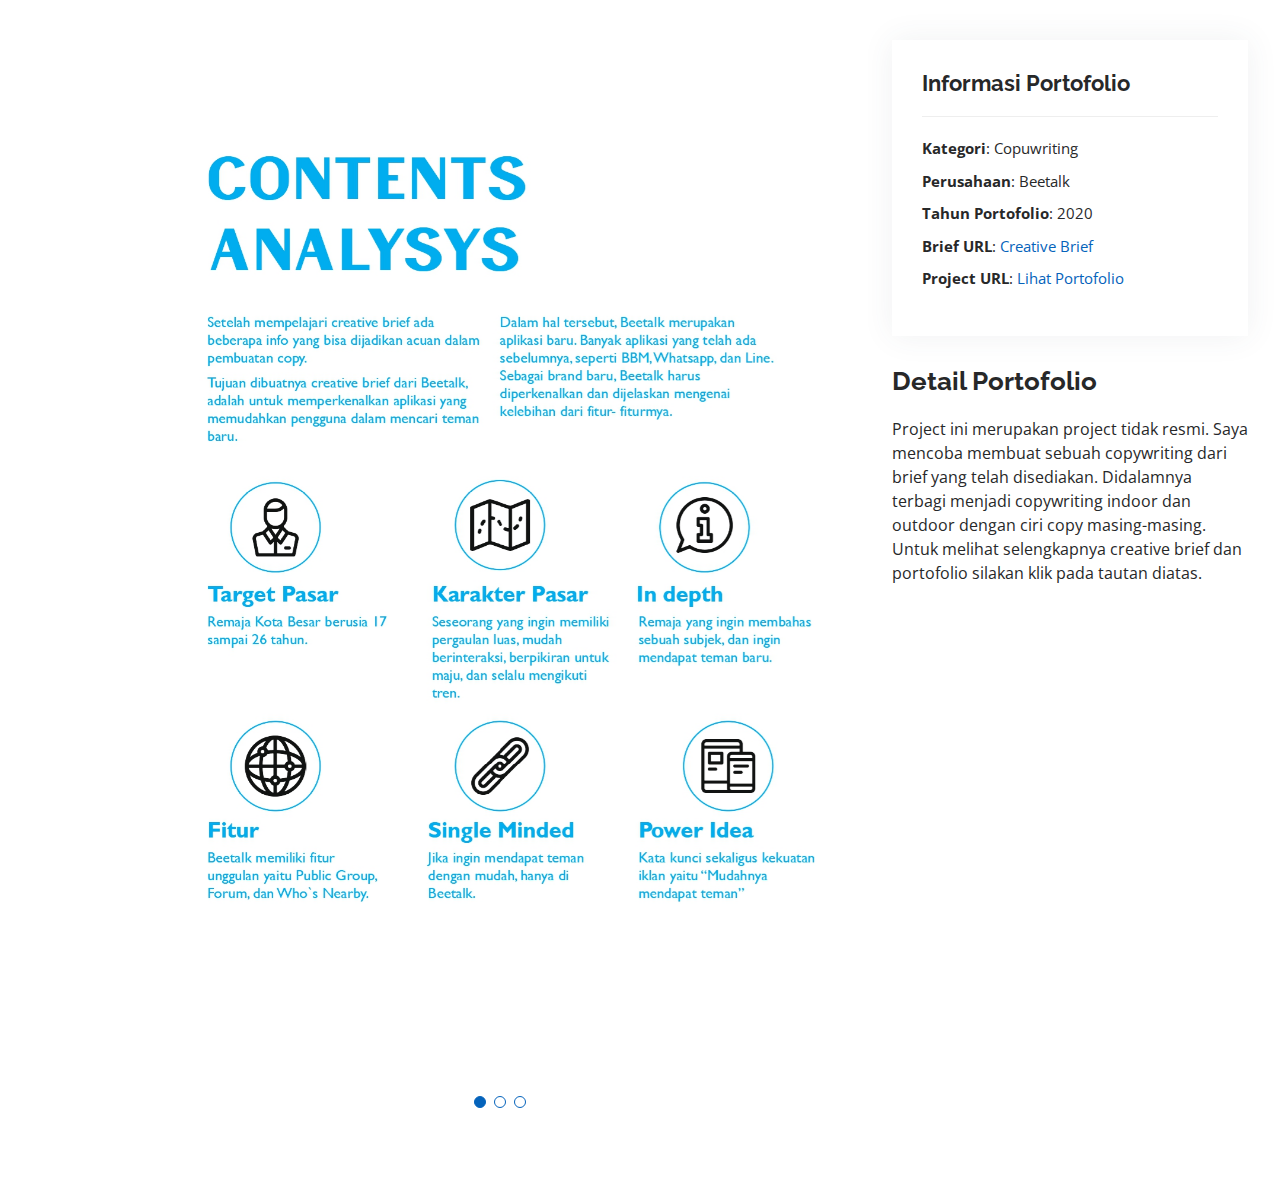
<file: portfolio-bee.html>
<!DOCTYPE html>
<html lang="en">

<head>
  <meta charset="utf-8">
  <meta content="width=device-width, initial-scale=1.0" name="viewport">

  <title>Portfolio Details - Personal Bootstrap Template</title>
  <meta content="" name="description">
  <meta content="" name="keywords">

  <!-- Favicons -->
  <link href="assets/img/favicon.png" rel="icon">
  <link href="assets/img/apple-touch-icon.png" rel="apple-touch-icon">

  <!-- Google Fonts -->
  <link href="https://fonts.googleapis.com/css?family=Open+Sans:300,300i,400,400i,600,600i,700,700i|Raleway:300,300i,400,400i,500,500i,600,600i,700,700i|Poppins:300,300i,400,400i,500,500i,600,600i,700,700i" rel="stylesheet">

  <!-- Vendor CSS Files -->
  <link href="assets/vendor/aos/aos.css" rel="stylesheet">
  <link href="assets/vendor/bootstrap/css/bootstrap.min.css" rel="stylesheet">
  <link href="assets/vendor/bootstrap-icons/bootstrap-icons.css" rel="stylesheet">
  <link href="assets/vendor/boxicons/css/boxicons.min.css" rel="stylesheet">
  <link href="assets/vendor/glightbox/css/glightbox.min.css" rel="stylesheet">
  <link href="assets/vendor/swiper/swiper-bundle.min.css" rel="stylesheet">

  <!-- Template Main CSS File -->
  <link href="assets/css/style.css" rel="stylesheet">

  <!-- =======================================================
  * Template Name: MyResume - v4.9.2
  * Template URL: https://bootstrapmade.com/free-html-bootstrap-template-my-resume/
  * Author: BootstrapMade.com
  * License: https://bootstrapmade.com/license/
  ======================================================== -->
</head>

<body>

  <main id="main">

    <!-- ======= Portfolio Details Section ======= -->
    <section id="portfolio-details" class="portfolio-details">
      <div class="container">

        <div class="row gy-4">

          <div class="col-lg-8">
            <div class="portfolio-details-slider swiper">
              <div class="swiper-wrapper align-items-center">

                <div class="swiper-slide">
                  <img src="assets/img/portfolio/bodybee1.jpg" alt="">
                </div>

                <div class="swiper-slide">
                  <img src="assets/img/portfolio/bodybee2.jpg" alt="">
                </div>

                <div class="swiper-slide">
                  <img src="assets/img/portfolio/bodybee3.jpg" alt="">
                </div>

              </div>
              <div class="swiper-pagination"></div>
            </div>
          </div>

          <div class="col-lg-4">
            <div class="portfolio-info">
              <h3>Informasi Portofolio</h3>
              <ul>
                <li><strong>Kategori</strong>: Copuwriting</li>
                <li><strong>Perusahaan</strong>: Beetalk</li>
                <li><strong>Tahun Portofolio</strong>: 2020</li>
                <li><strong>Brief URL</strong>: <a href="https://bit.ly/briefbeetalk" target="_blank">Creative Brief</a></li>
                <li><strong>Project URL</strong>: <a href="https://bit.ly/copywritingbeetalk" target="_blank">Lihat Portofolio</a></li>
              </ul>
            </div>
            <div class="portfolio-description">
              <h2>Detail Portofolio</h2>
              <p>Project ini merupakan project tidak resmi. Saya mencoba membuat sebuah copywriting dari brief yang telah disediakan. Didalamnya terbagi menjadi copywriting indoor dan outdoor dengan ciri copy masing-masing. Untuk melihat selengkapnya creative brief dan portofolio silakan klik pada tautan diatas. 
              </p>
            </div>
          </div>

        </div>

      </div>
    </section><!-- End Portfolio Details Section -->

  </main><!-- End #main -->

  <div id="preloader"></div>
  <a href="#" class="back-to-top d-flex align-items-center justify-content-center"><i class="bi bi-arrow-up-short"></i></a>

  <!-- Vendor JS Files -->
  <script src="assets/vendor/purecounter/purecounter_vanilla.js"></script>
  <script src="assets/vendor/aos/aos.js"></script>
  <script src="assets/vendor/bootstrap/js/bootstrap.bundle.min.js"></script>
  <script src="assets/vendor/glightbox/js/glightbox.min.js"></script>
  <script src="assets/vendor/isotope-layout/isotope.pkgd.min.js"></script>
  <script src="assets/vendor/swiper/swiper-bundle.min.js"></script>
  <script src="assets/vendor/typed.js/typed.min.js"></script>
  <script src="assets/vendor/waypoints/noframework.waypoints.js"></script>
  <script src="assets/vendor/php-email-form/validate.js"></script>

  <!-- Template Main JS File -->
  <script src="assets/js/main.js"></script>

</body>

</html>
</file>
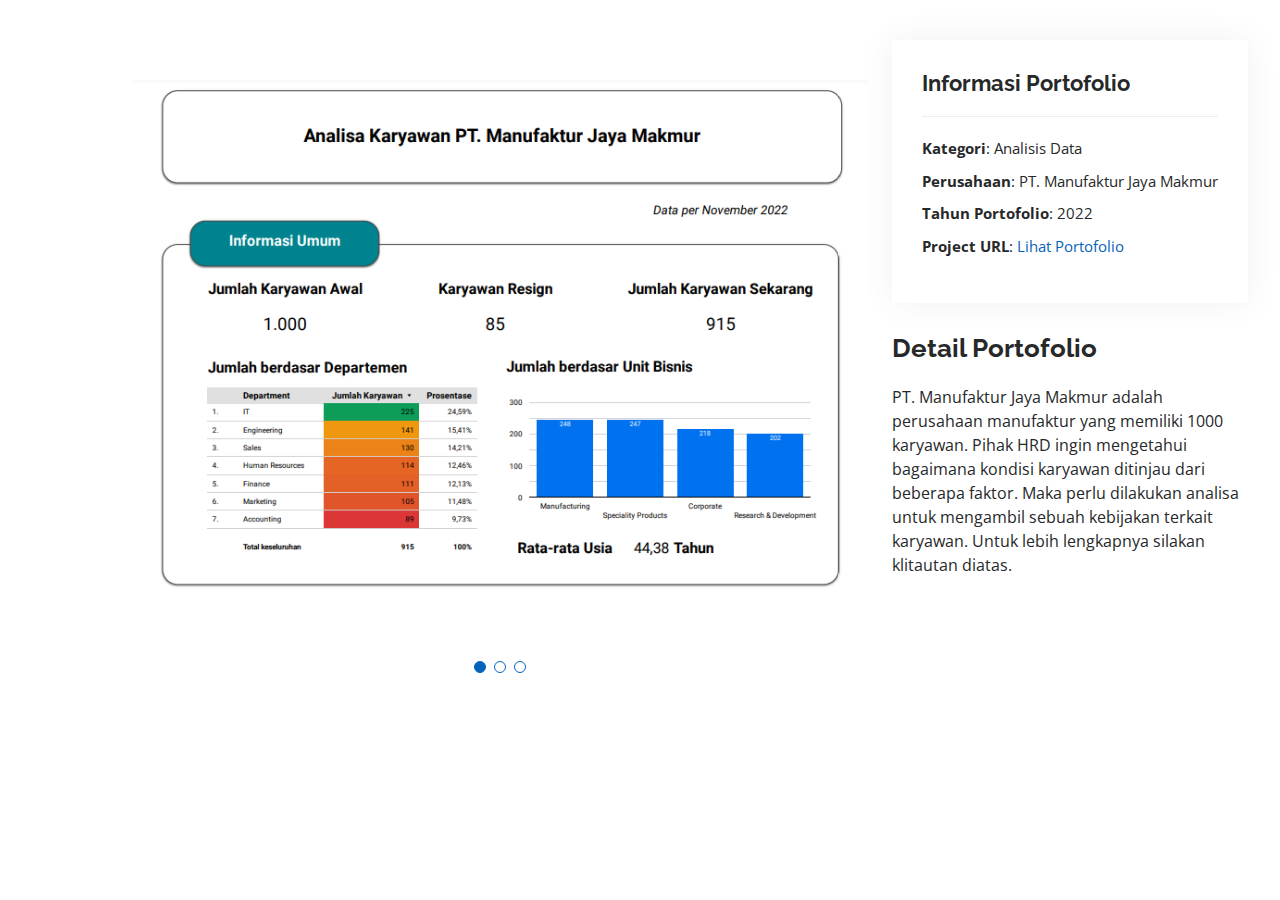
<file: portfolio-daem.html>
<!DOCTYPE html>
<html lang="en">

<head>
  <meta charset="utf-8">
  <meta content="width=device-width, initial-scale=1.0" name="viewport">

  <title>Portfolio Details - Personal Bootstrap Template</title>
  <meta content="" name="description">
  <meta content="" name="keywords">

  <!-- Favicons -->
  <link href="assets/img/favicon.png" rel="icon">
  <link href="assets/img/apple-touch-icon.png" rel="apple-touch-icon">

  <!-- Google Fonts -->
  <link href="https://fonts.googleapis.com/css?family=Open+Sans:300,300i,400,400i,600,600i,700,700i|Raleway:300,300i,400,400i,500,500i,600,600i,700,700i|Poppins:300,300i,400,400i,500,500i,600,600i,700,700i" rel="stylesheet">

  <!-- Vendor CSS Files -->
  <link href="assets/vendor/aos/aos.css" rel="stylesheet">
  <link href="assets/vendor/bootstrap/css/bootstrap.min.css" rel="stylesheet">
  <link href="assets/vendor/bootstrap-icons/bootstrap-icons.css" rel="stylesheet">
  <link href="assets/vendor/boxicons/css/boxicons.min.css" rel="stylesheet">
  <link href="assets/vendor/glightbox/css/glightbox.min.css" rel="stylesheet">
  <link href="assets/vendor/swiper/swiper-bundle.min.css" rel="stylesheet">

  <!-- Template Main CSS File -->
  <link href="assets/css/style.css" rel="stylesheet">

  <!-- =======================================================
  * Template Name: MyResume - v4.9.2
  * Template URL: https://bootstrapmade.com/free-html-bootstrap-template-my-resume/
  * Author: BootstrapMade.com
  * License: https://bootstrapmade.com/license/
  ======================================================== -->
</head>

<body>

  <main id="main">

    <!-- ======= Portfolio Details Section ======= -->
    <section id="portfolio-details" class="portfolio-details">
      <div class="container">

        <div class="row gy-4">

          <div class="col-lg-8">
            <div class="portfolio-details-slider swiper">
              <div class="swiper-wrapper align-items-center">

                <div class="swiper-slide">
                  <img src="assets/img/portfolio/bodydatastudio1.png" alt="">
                </div>

                <div class="swiper-slide">
                  <img src="assets/img/portfolio/bodydatastudio2.png" alt="">
                </div>

                <div class="swiper-slide">
                  <img src="assets/img/portfolio/bodydatastudio3.png" alt="">
                </div>

              </div>
              <div class="swiper-pagination"></div>
            </div>
          </div>

          <div class="col-lg-4">
            <div class="portfolio-info">
              <h3>Informasi Portofolio</h3>
              <ul>
                <li><strong>Kategori</strong>: Analisis Data</li>
                <li><strong>Perusahaan</strong>: PT. Manufaktur Jaya Makmur</li>
                <li><strong>Tahun Portofolio</strong>: 2022</li>
                <li><strong>Project URL</strong>: <a href="https://bit.ly/AnalisisDataStudio" target="_blank">Lihat Portofolio</a></li>
              </ul>
            </div>
            <div class="portfolio-description">
              <h2>Detail Portofolio</h2>
              <p>
                PT. Manufaktur Jaya Makmur adalah perusahaan manufaktur yang memiliki 1000 karyawan. Pihak HRD ingin mengetahui bagaimana kondisi karyawan ditinjau dari beberapa faktor. Maka perlu dilakukan analisa untuk mengambil sebuah kebijakan terkait karyawan. Untuk lebih lengkapnya silakan klitautan diatas.               </p>
            </div>
          </div>

        </div>

      </div>
    </section><!-- End Portfolio Details Section -->

  </main><!-- End #main -->

  <div id="preloader"></div>
  <a href="#" class="back-to-top d-flex align-items-center justify-content-center"><i class="bi bi-arrow-up-short"></i></a>

  <!-- Vendor JS Files -->
  <script src="assets/vendor/purecounter/purecounter_vanilla.js"></script>
  <script src="assets/vendor/aos/aos.js"></script>
  <script src="assets/vendor/bootstrap/js/bootstrap.bundle.min.js"></script>
  <script src="assets/vendor/glightbox/js/glightbox.min.js"></script>
  <script src="assets/vendor/isotope-layout/isotope.pkgd.min.js"></script>
  <script src="assets/vendor/swiper/swiper-bundle.min.js"></script>
  <script src="assets/vendor/typed.js/typed.min.js"></script>
  <script src="assets/vendor/waypoints/noframework.waypoints.js"></script>
  <script src="assets/vendor/php-email-form/validate.js"></script>

  <!-- Template Main JS File -->
  <script src="assets/js/main.js"></script>

</body>

</html>
</file>
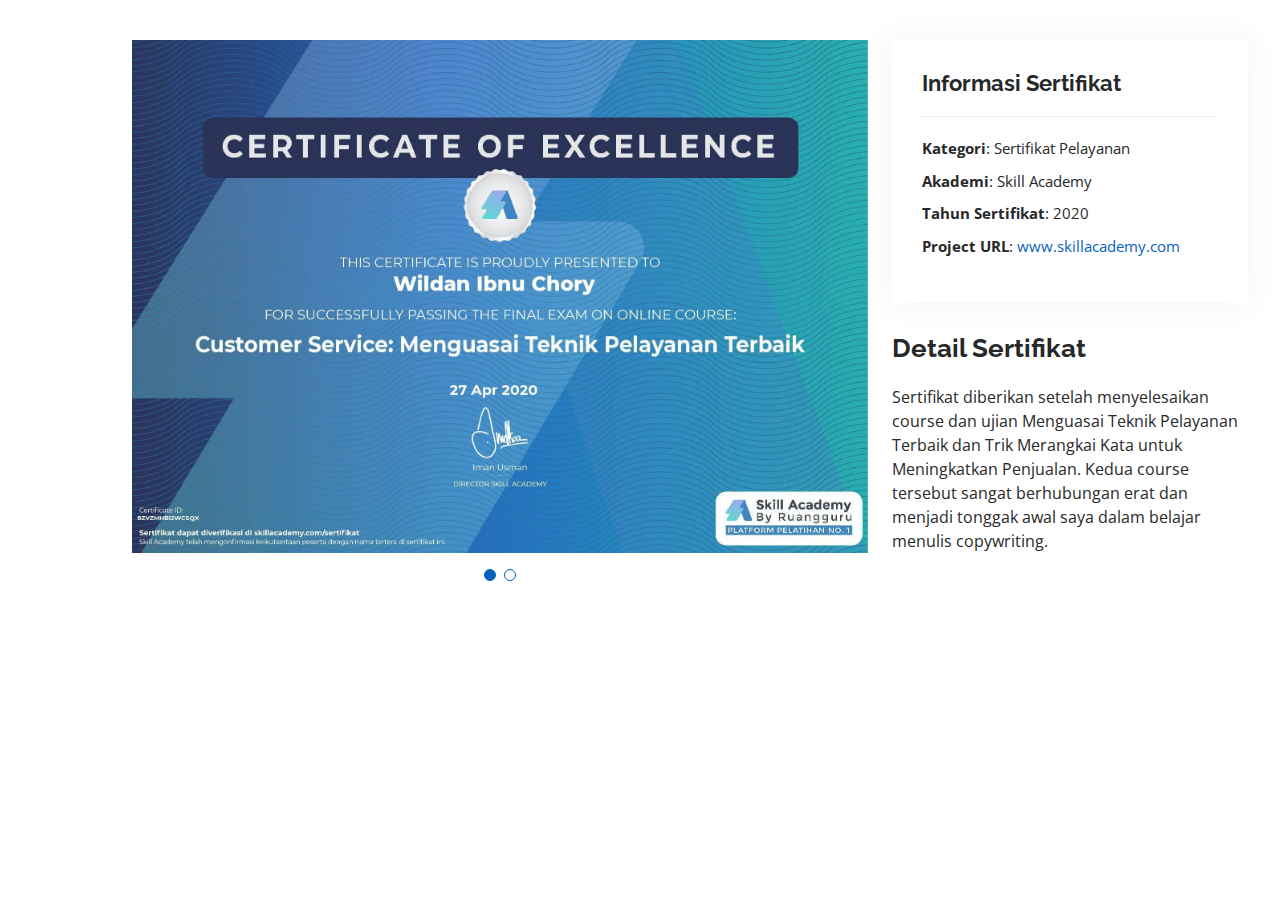
<file: portfolio-details-copywriting.html>
<!DOCTYPE html>
<html lang="en">

<head>
  <meta charset="utf-8">
  <meta content="width=device-width, initial-scale=1.0" name="viewport">

  <title>Portfolio Details - Personal Bootstrap Template</title>
  <meta content="" name="description">
  <meta content="" name="keywords">

  <!-- Favicons -->
  <link href="assets/img/favicon.png" rel="icon">
  <link href="assets/img/apple-touch-icon.png" rel="apple-touch-icon">

  <!-- Google Fonts -->
  <link href="https://fonts.googleapis.com/css?family=Open+Sans:300,300i,400,400i,600,600i,700,700i|Raleway:300,300i,400,400i,500,500i,600,600i,700,700i|Poppins:300,300i,400,400i,500,500i,600,600i,700,700i" rel="stylesheet">

  <!-- Vendor CSS Files -->
  <link href="assets/vendor/aos/aos.css" rel="stylesheet">
  <link href="assets/vendor/bootstrap/css/bootstrap.min.css" rel="stylesheet">
  <link href="assets/vendor/bootstrap-icons/bootstrap-icons.css" rel="stylesheet">
  <link href="assets/vendor/boxicons/css/boxicons.min.css" rel="stylesheet">
  <link href="assets/vendor/glightbox/css/glightbox.min.css" rel="stylesheet">
  <link href="assets/vendor/swiper/swiper-bundle.min.css" rel="stylesheet">

  <!-- Template Main CSS File -->
  <link href="assets/css/style.css" rel="stylesheet">

  <!-- =======================================================
  * Template Name: MyResume - v4.9.2
  * Template URL: https://bootstrapmade.com/free-html-bootstrap-template-my-resume/
  * Author: BootstrapMade.com
  * License: https://bootstrapmade.com/license/
  ======================================================== -->
</head>

<body>

  <main id="main">

    <!-- ======= Portfolio Details Section ======= -->
    <section id="portfolio-details" class="portfolio-details">
      <div class="container">

        <div class="row gy-4">

          <div class="col-lg-8">
            <div class="portfolio-details-slider swiper">
              <div class="swiper-wrapper align-items-center">

                <div class="swiper-slide">
                  <img src="assets/img/portfolio/ser-cs.jpg" alt="">
                </div>

                <div class="swiper-slide">
                  <img src="assets/img/portfolio/ser-cw.jpg" alt="">
                </div>

              </div>
              <div class="swiper-pagination"></div>
            </div>
          </div>

          <div class="col-lg-4">
            <div class="portfolio-info">
              <h3>Informasi Sertifikat</h3>
              <ul>
                <li><strong>Kategori</strong>: Sertifikat Pelayanan</li>
                <li><strong>Akademi</strong>: Skill Academy</li>
                <li><strong>Tahun Sertifikat</strong>: 2020</li>
                <li><strong>Project URL</strong>: <a href="https://www.skillacademy.com">www.skillacademy.com</a></li>
              </ul>
            </div>
            <div class="portfolio-description">
              <h2>Detail Sertifikat</h2>
              <p>
                Sertifikat diberikan setelah menyelesaikan course dan ujian Menguasai Teknik Pelayanan Terbaik dan Trik Merangkai Kata untuk Meningkatkan Penjualan. Kedua course tersebut sangat berhubungan erat dan menjadi tonggak awal saya dalam belajar menulis copywriting.
              </p>
            </div>
          </div>

        </div>

      </div>
    </section><!-- End Portfolio Details Section -->

  </main><!-- End #main -->

  <div id="preloader"></div>
  <a href="#" class="back-to-top d-flex align-items-center justify-content-center"><i class="bi bi-arrow-up-short"></i></a>

  <!-- Vendor JS Files -->
  <script src="assets/vendor/purecounter/purecounter_vanilla.js"></script>
  <script src="assets/vendor/aos/aos.js"></script>
  <script src="assets/vendor/bootstrap/js/bootstrap.bundle.min.js"></script>
  <script src="assets/vendor/glightbox/js/glightbox.min.js"></script>
  <script src="assets/vendor/isotope-layout/isotope.pkgd.min.js"></script>
  <script src="assets/vendor/swiper/swiper-bundle.min.js"></script>
  <script src="assets/vendor/typed.js/typed.min.js"></script>
  <script src="assets/vendor/waypoints/noframework.waypoints.js"></script>
  <script src="assets/vendor/php-email-form/validate.js"></script>

  <!-- Template Main JS File -->
  <script src="assets/js/main.js"></script>

</body>

</html>
</file>
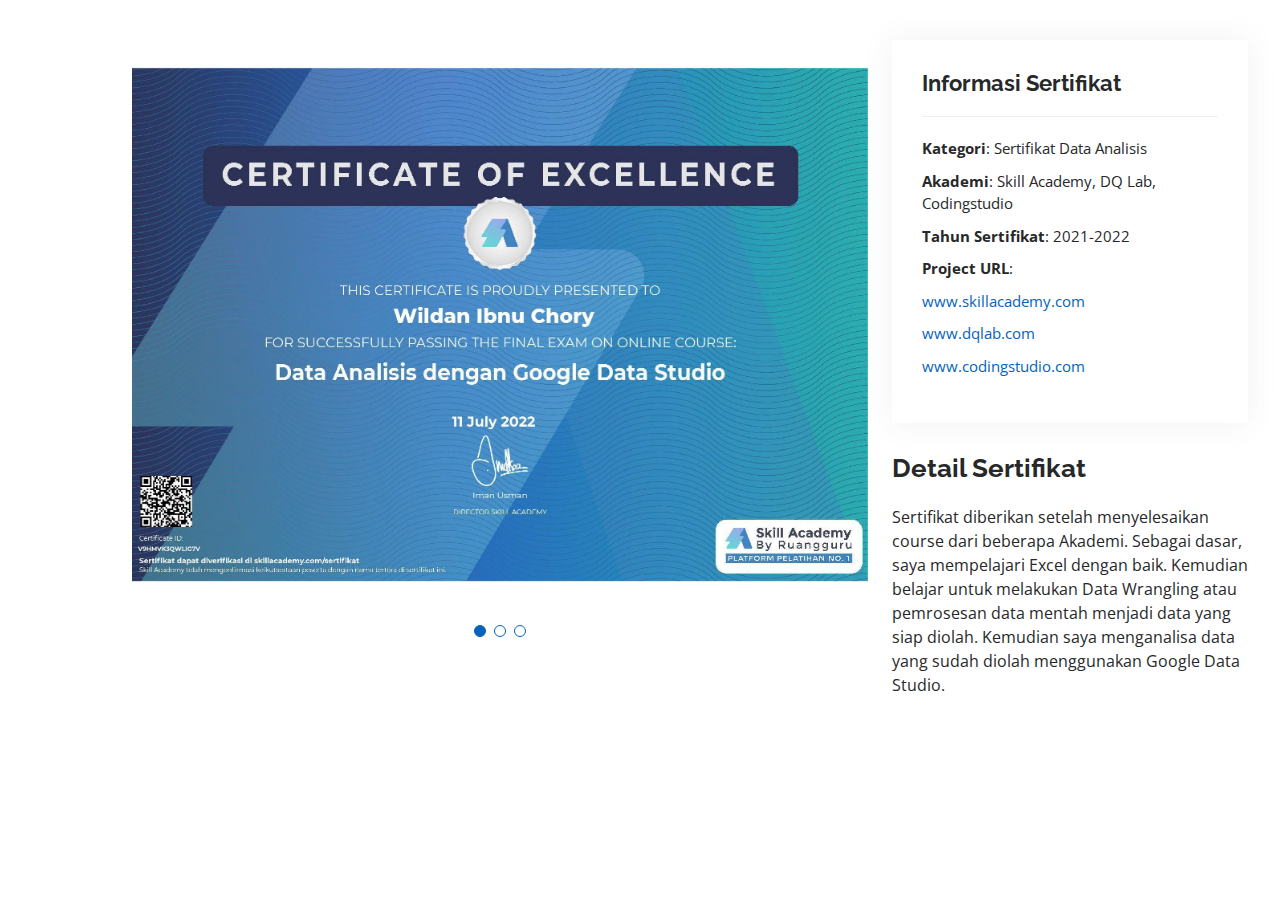
<file: portfolio-details-ser-dataexcel.html>
<!DOCTYPE html>
<html lang="en">

<head>
  <meta charset="utf-8">
  <meta content="width=device-width, initial-scale=1.0" name="viewport">

  <title>Portfolio Details - Personal Bootstrap Template</title>
  <meta content="" name="description">
  <meta content="" name="keywords">

  <!-- Favicons -->
  <link href="assets/img/favicon.png" rel="icon">
  <link href="assets/img/apple-touch-icon.png" rel="apple-touch-icon">

  <!-- Google Fonts -->
  <link href="https://fonts.googleapis.com/css?family=Open+Sans:300,300i,400,400i,600,600i,700,700i|Raleway:300,300i,400,400i,500,500i,600,600i,700,700i|Poppins:300,300i,400,400i,500,500i,600,600i,700,700i" rel="stylesheet">

  <!-- Vendor CSS Files -->
  <link href="assets/vendor/aos/aos.css" rel="stylesheet">
  <link href="assets/vendor/bootstrap/css/bootstrap.min.css" rel="stylesheet">
  <link href="assets/vendor/bootstrap-icons/bootstrap-icons.css" rel="stylesheet">
  <link href="assets/vendor/boxicons/css/boxicons.min.css" rel="stylesheet">
  <link href="assets/vendor/glightbox/css/glightbox.min.css" rel="stylesheet">
  <link href="assets/vendor/swiper/swiper-bundle.min.css" rel="stylesheet">

  <!-- Template Main CSS File -->
  <link href="assets/css/style.css" rel="stylesheet">

  <!-- =======================================================
  * Template Name: MyResume - v4.9.2
  * Template URL: https://bootstrapmade.com/free-html-bootstrap-template-my-resume/
  * Author: BootstrapMade.com
  * License: https://bootstrapmade.com/license/
  ======================================================== -->
</head>

<body>

  <main id="main">

    <!-- ======= Portfolio Details Section ======= -->
    <section id="portfolio-details" class="portfolio-details">
      <div class="container">

        <div class="row gy-4">

          <div class="col-lg-8">
            <div class="portfolio-details-slider swiper">
              <div class="swiper-wrapper align-items-center">

                <div class="swiper-slide">
                  <img src="assets/img/portfolio/ser-dataanalys.jpg" alt="">
                </div>

                <div class="swiper-slide">
                  <img src="assets/img/portfolio/ser-datawragling.jpg" alt="">
                </div>

                <div class="swiper-slide">
                  <img src="assets/img/portfolio/ser-excel.jpg" alt="">
                </div>

              </div>
              <div class="swiper-pagination"></div>
            </div>
          </div>

          <div class="col-lg-4">
            <div class="portfolio-info">
              <h3>Informasi Sertifikat</h3>
              <ul>
                <li><strong>Kategori</strong>: Sertifikat Data Analisis</li>
                <li><strong>Akademi</strong>: Skill Academy, DQ Lab, Codingstudio</li>
                <li><strong>Tahun Sertifikat</strong>: 2021-2022</li>
                <li><strong>Project URL</strong>: <li><a href="https://www.skillacademy.com">www.skillacademy.com</a></li>
                <li><a href="https://www.dqlab.com">www.dqlab.com</a></li>
                <li><a href="https://www.codingstudio.com">www.codingstudio.com</a></li>
              </li>
              </ul>
            </div>
            <div class="portfolio-description">
              <h2>Detail Sertifikat</h2>
              <p>
                Sertifikat diberikan setelah menyelesaikan course dari beberapa Akademi. Sebagai dasar, saya mempelajari Excel dengan baik. Kemudian belajar untuk melakukan Data Wrangling atau pemrosesan data mentah menjadi data yang siap diolah. Kemudian saya menganalisa data yang sudah diolah menggunakan Google Data Studio. 
              </p>
            </div>
          </div>

        </div>

      </div>
    </section><!-- End Portfolio Details Section -->

  </main><!-- End #main -->

  <div id="preloader"></div>
  <a href="#" class="back-to-top d-flex align-items-center justify-content-center"><i class="bi bi-arrow-up-short"></i></a>

  <!-- Vendor JS Files -->
  <script src="assets/vendor/purecounter/purecounter_vanilla.js"></script>
  <script src="assets/vendor/aos/aos.js"></script>
  <script src="assets/vendor/bootstrap/js/bootstrap.bundle.min.js"></script>
  <script src="assets/vendor/glightbox/js/glightbox.min.js"></script>
  <script src="assets/vendor/isotope-layout/isotope.pkgd.min.js"></script>
  <script src="assets/vendor/swiper/swiper-bundle.min.js"></script>
  <script src="assets/vendor/typed.js/typed.min.js"></script>
  <script src="assets/vendor/waypoints/noframework.waypoints.js"></script>
  <script src="assets/vendor/php-email-form/validate.js"></script>

  <!-- Template Main JS File -->
  <script src="assets/js/main.js"></script>

</body>

</html>
</file>
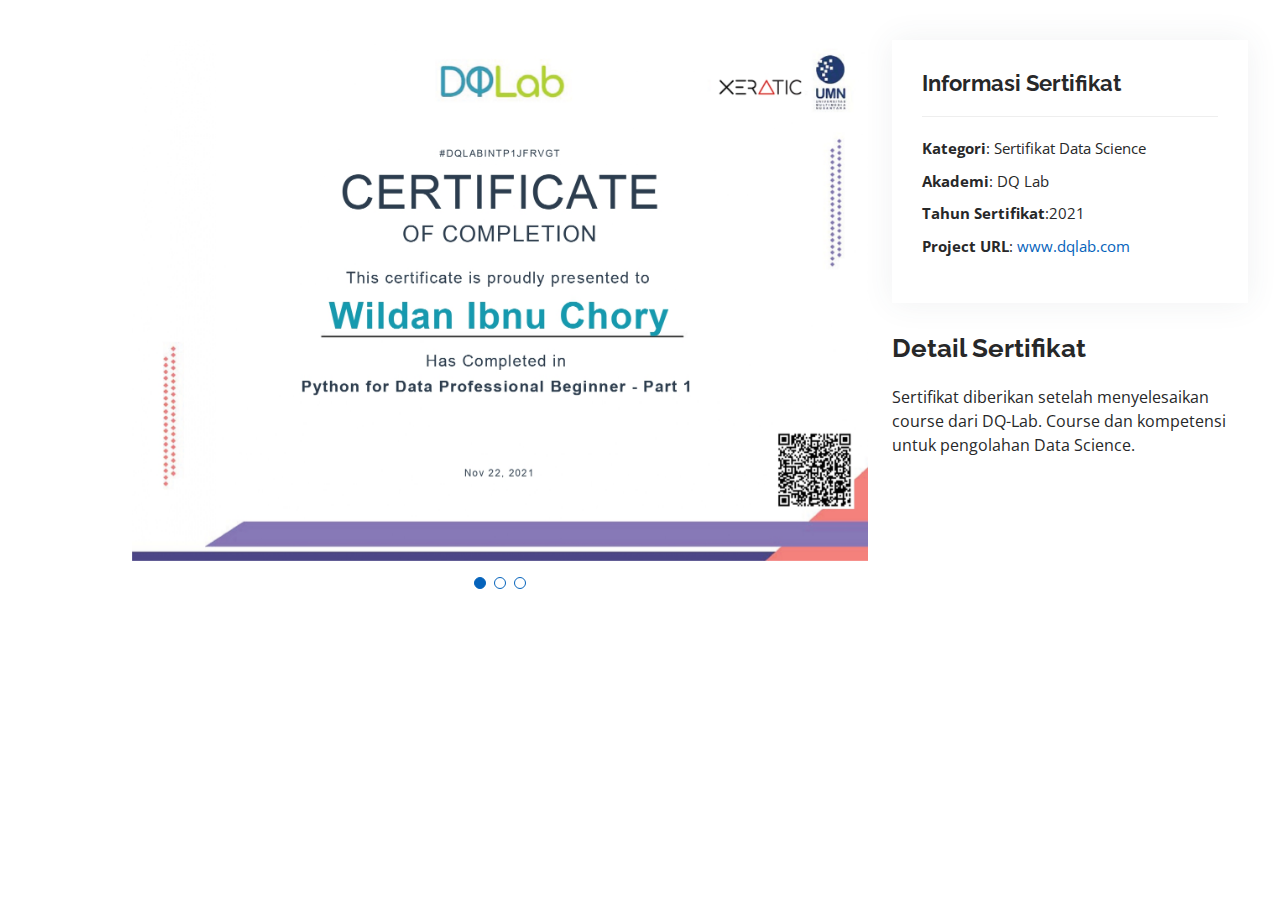
<file: portfolio-details-ser-dtsc.html>
<!DOCTYPE html>
<html lang="en">

<head>
  <meta charset="utf-8">
  <meta content="width=device-width, initial-scale=1.0" name="viewport">

  <title>Portfolio Details - Personal Bootstrap Template</title>
  <meta content="" name="description">
  <meta content="" name="keywords">

  <!-- Favicons -->
  <link href="assets/img/favicon.png" rel="icon">
  <link href="assets/img/apple-touch-icon.png" rel="apple-touch-icon">

  <!-- Google Fonts -->
  <link href="https://fonts.googleapis.com/css?family=Open+Sans:300,300i,400,400i,600,600i,700,700i|Raleway:300,300i,400,400i,500,500i,600,600i,700,700i|Poppins:300,300i,400,400i,500,500i,600,600i,700,700i" rel="stylesheet">

  <!-- Vendor CSS Files -->
  <link href="assets/vendor/aos/aos.css" rel="stylesheet">
  <link href="assets/vendor/bootstrap/css/bootstrap.min.css" rel="stylesheet">
  <link href="assets/vendor/bootstrap-icons/bootstrap-icons.css" rel="stylesheet">
  <link href="assets/vendor/boxicons/css/boxicons.min.css" rel="stylesheet">
  <link href="assets/vendor/glightbox/css/glightbox.min.css" rel="stylesheet">
  <link href="assets/vendor/swiper/swiper-bundle.min.css" rel="stylesheet">

  <!-- Template Main CSS File -->
  <link href="assets/css/style.css" rel="stylesheet">

  <!-- =======================================================
  * Template Name: MyResume - v4.9.2
  * Template URL: https://bootstrapmade.com/free-html-bootstrap-template-my-resume/
  * Author: BootstrapMade.com
  * License: https://bootstrapmade.com/license/
  ======================================================== -->
</head>

<body>

  <main id="main">

    <!-- ======= Portfolio Details Section ======= -->
    <section id="portfolio-details" class="portfolio-details">
      <div class="container">

        <div class="row gy-4">

          <div class="col-lg-8">
            <div class="portfolio-details-slider swiper">
              <div class="swiper-wrapper align-items-center">

                <div class="swiper-slide">
                  <img src="assets/img/portfolio/ser-python1.jpg" alt="">
                </div>

                <div class="swiper-slide">
                  <img src="assets/img/portfolio/ser-r1.jpg" alt="">
                </div>

                <div class="swiper-slide">
                  <img src="assets/img/portfolio/ser-r2.jpg" alt="">
                </div>

              </div>
              <div class="swiper-pagination"></div>
            </div>
          </div>

          <div class="col-lg-4">
            <div class="portfolio-info">
              <h3>Informasi Sertifikat</h3>
              <ul>
                <li><strong>Kategori</strong>: Sertifikat Data Science</li>
                <li><strong>Akademi</strong>: DQ Lab</li>
                <li><strong>Tahun Sertifikat</strong>:2021</li>
                <li><strong>Project URL</strong>: <a href="https://www.dqlab.com">www.dqlab.com</a>
              </li>
              </ul>
            </div>
            <div class="portfolio-description">
              <h2>Detail Sertifikat</h2>
              <p>
                Sertifikat diberikan setelah menyelesaikan course dari DQ-Lab. Course dan kompetensi untuk pengolahan Data Science. 
              </p>
            </div>
          </div>

        </div>

      </div>
    </section><!-- End Portfolio Details Section -->

  </main><!-- End #main -->

  <div id="preloader"></div>
  <a href="#" class="back-to-top d-flex align-items-center justify-content-center"><i class="bi bi-arrow-up-short"></i></a>

  <!-- Vendor JS Files -->
  <script src="assets/vendor/purecounter/purecounter_vanilla.js"></script>
  <script src="assets/vendor/aos/aos.js"></script>
  <script src="assets/vendor/bootstrap/js/bootstrap.bundle.min.js"></script>
  <script src="assets/vendor/glightbox/js/glightbox.min.js"></script>
  <script src="assets/vendor/isotope-layout/isotope.pkgd.min.js"></script>
  <script src="assets/vendor/swiper/swiper-bundle.min.js"></script>
  <script src="assets/vendor/typed.js/typed.min.js"></script>
  <script src="assets/vendor/waypoints/noframework.waypoints.js"></script>
  <script src="assets/vendor/php-email-form/validate.js"></script>

  <!-- Template Main JS File -->
  <script src="assets/js/main.js"></script>

</body>

</html>
</file>
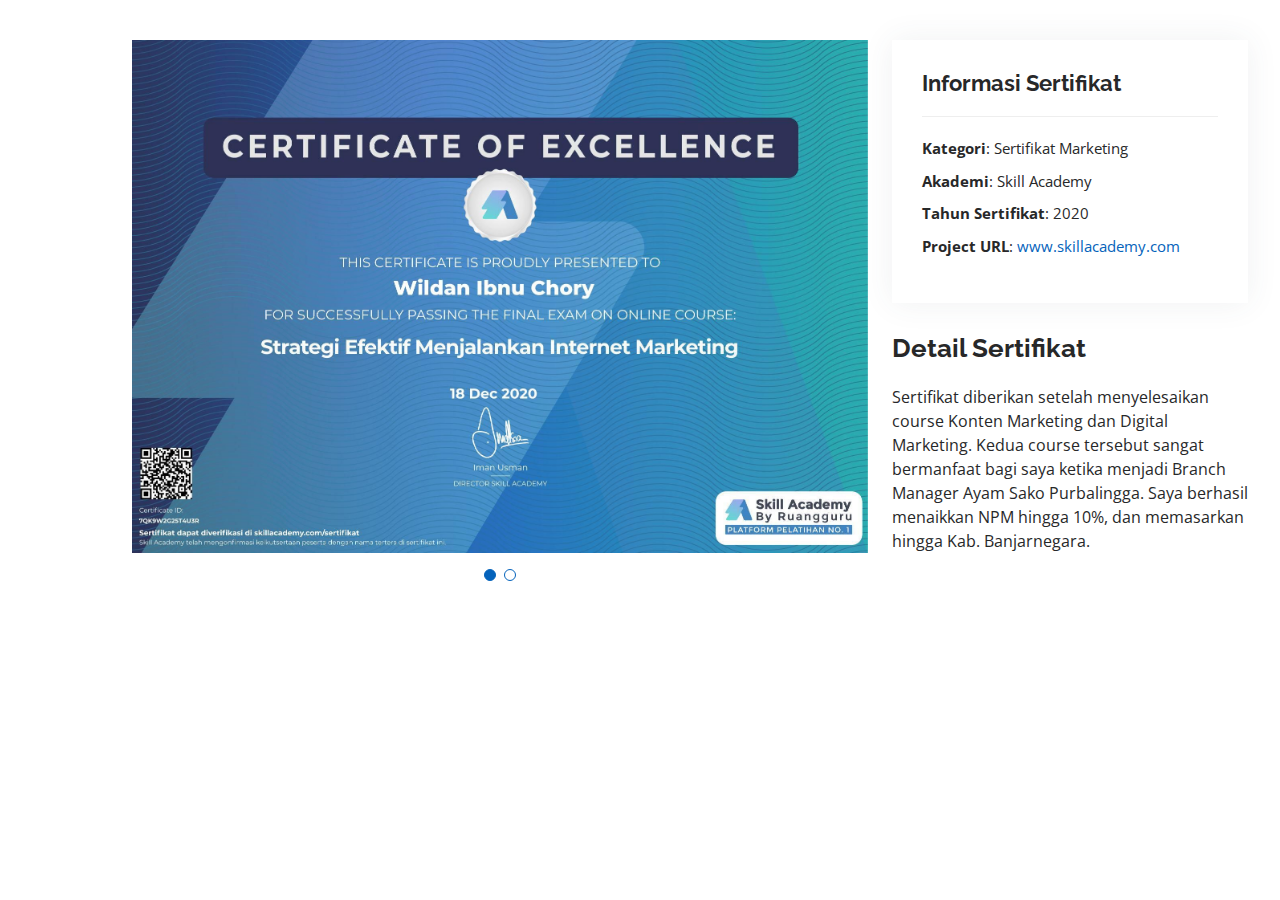
<file: portfolio-details-ser-mkt.html>
<!DOCTYPE html>
<html lang="en">

<head>
  <meta charset="utf-8">
  <meta content="width=device-width, initial-scale=1.0" name="viewport">

  <title>Portfolio Details - Personal Bootstrap Template</title>
  <meta content="" name="description">
  <meta content="" name="keywords">

  <!-- Favicons -->
  <link href="assets/img/favicon.png" rel="icon">
  <link href="assets/img/apple-touch-icon.png" rel="apple-touch-icon">

  <!-- Google Fonts -->
  <link href="https://fonts.googleapis.com/css?family=Open+Sans:300,300i,400,400i,600,600i,700,700i|Raleway:300,300i,400,400i,500,500i,600,600i,700,700i|Poppins:300,300i,400,400i,500,500i,600,600i,700,700i" rel="stylesheet">

  <!-- Vendor CSS Files -->
  <link href="assets/vendor/aos/aos.css" rel="stylesheet">
  <link href="assets/vendor/bootstrap/css/bootstrap.min.css" rel="stylesheet">
  <link href="assets/vendor/bootstrap-icons/bootstrap-icons.css" rel="stylesheet">
  <link href="assets/vendor/boxicons/css/boxicons.min.css" rel="stylesheet">
  <link href="assets/vendor/glightbox/css/glightbox.min.css" rel="stylesheet">
  <link href="assets/vendor/swiper/swiper-bundle.min.css" rel="stylesheet">

  <!-- Template Main CSS File -->
  <link href="assets/css/style.css" rel="stylesheet">

  <!-- =======================================================
  * Template Name: MyResume - v4.9.2
  * Template URL: https://bootstrapmade.com/free-html-bootstrap-template-my-resume/
  * Author: BootstrapMade.com
  * License: https://bootstrapmade.com/license/
  ======================================================== -->
</head>

<body>

  <main id="main">

    <!-- ======= Portfolio Details Section ======= -->
    <section id="portfolio-details" class="portfolio-details">
      <div class="container">

        <div class="row gy-4">

          <div class="col-lg-8">
            <div class="portfolio-details-slider swiper">
              <div class="swiper-wrapper align-items-center">

                <div class="swiper-slide">
                  <img src="assets/img/portfolio/ser-internetmkt.jpg" alt="">
                </div>

                <div class="swiper-slide">
                  <img src="assets/img/portfolio/ser-marketing.jpg" alt="">
                </div>

              </div>
              <div class="swiper-pagination"></div>
            </div>
          </div>

          <div class="col-lg-4">
            <div class="portfolio-info">
              <h3>Informasi Sertifikat</h3>
              <ul>
                <li><strong>Kategori</strong>: Sertifikat Marketing</li>
                <li><strong>Akademi</strong>: Skill Academy</li>
                <li><strong>Tahun Sertifikat</strong>: 2020</li>
                <li><strong>Project URL</strong>: <a href="#">www.skillacademy.com</a></li>
              </ul>
            </div>
            <div class="portfolio-description">
              <h2>Detail Sertifikat</h2>
              <p>
                Sertifikat diberikan setelah menyelesaikan course Konten Marketing dan Digital Marketing. Kedua course tersebut sangat bermanfaat bagi saya ketika menjadi Branch Manager Ayam Sako Purbalingga. Saya berhasil menaikkan NPM hingga 10%, dan memasarkan hingga Kab. Banjarnegara.
              </p>
            </div>
          </div>

        </div>

      </div>
    </section><!-- End Portfolio Details Section -->

  </main><!-- End #main -->

  <div id="preloader"></div>
  <a href="#" class="back-to-top d-flex align-items-center justify-content-center"><i class="bi bi-arrow-up-short"></i></a>

  <!-- Vendor JS Files -->
  <script src="assets/vendor/purecounter/purecounter_vanilla.js"></script>
  <script src="assets/vendor/aos/aos.js"></script>
  <script src="assets/vendor/bootstrap/js/bootstrap.bundle.min.js"></script>
  <script src="assets/vendor/glightbox/js/glightbox.min.js"></script>
  <script src="assets/vendor/isotope-layout/isotope.pkgd.min.js"></script>
  <script src="assets/vendor/swiper/swiper-bundle.min.js"></script>
  <script src="assets/vendor/typed.js/typed.min.js"></script>
  <script src="assets/vendor/waypoints/noframework.waypoints.js"></script>
  <script src="assets/vendor/php-email-form/validate.js"></script>

  <!-- Template Main JS File -->
  <script src="assets/js/main.js"></script>

</body>

</html>
</file>
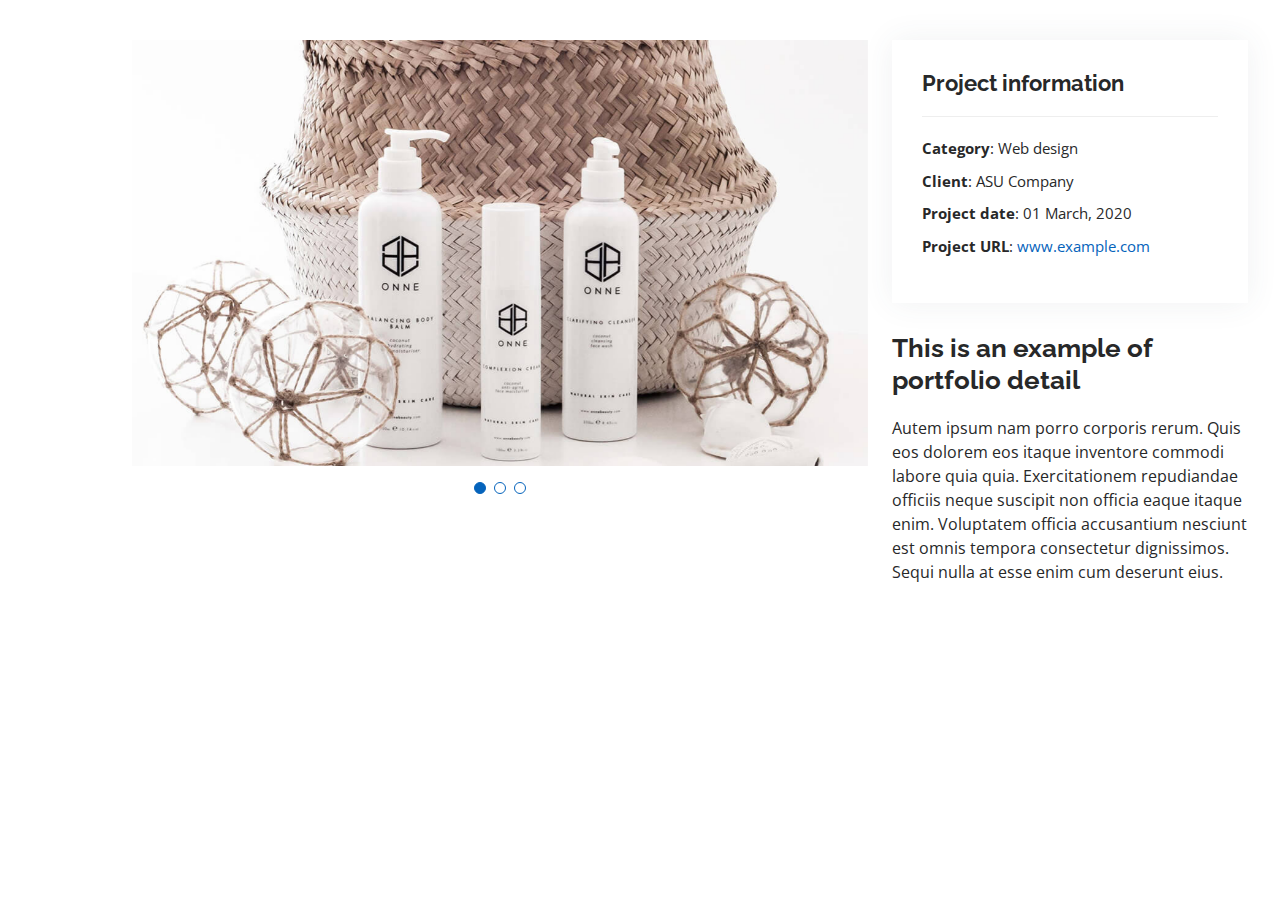
<file: portfolio-details.html>
<!DOCTYPE html>
<html lang="en">

<head>
  <meta charset="utf-8">
  <meta content="width=device-width, initial-scale=1.0" name="viewport">

  <title>Portfolio Details - Personal Bootstrap Template</title>
  <meta content="" name="description">
  <meta content="" name="keywords">

  <!-- Favicons -->
  <link href="assets/img/favicon.png" rel="icon">
  <link href="assets/img/apple-touch-icon.png" rel="apple-touch-icon">

  <!-- Google Fonts -->
  <link href="https://fonts.googleapis.com/css?family=Open+Sans:300,300i,400,400i,600,600i,700,700i|Raleway:300,300i,400,400i,500,500i,600,600i,700,700i|Poppins:300,300i,400,400i,500,500i,600,600i,700,700i" rel="stylesheet">

  <!-- Vendor CSS Files -->
  <link href="assets/vendor/aos/aos.css" rel="stylesheet">
  <link href="assets/vendor/bootstrap/css/bootstrap.min.css" rel="stylesheet">
  <link href="assets/vendor/bootstrap-icons/bootstrap-icons.css" rel="stylesheet">
  <link href="assets/vendor/boxicons/css/boxicons.min.css" rel="stylesheet">
  <link href="assets/vendor/glightbox/css/glightbox.min.css" rel="stylesheet">
  <link href="assets/vendor/swiper/swiper-bundle.min.css" rel="stylesheet">

  <!-- Template Main CSS File -->
  <link href="assets/css/style.css" rel="stylesheet">

  <!-- =======================================================
  * Template Name: MyResume - v4.9.2
  * Template URL: https://bootstrapmade.com/free-html-bootstrap-template-my-resume/
  * Author: BootstrapMade.com
  * License: https://bootstrapmade.com/license/
  ======================================================== -->
</head>

<body>

  <main id="main">

    <!-- ======= Portfolio Details Section ======= -->
    <section id="portfolio-details" class="portfolio-details">
      <div class="container">

        <div class="row gy-4">

          <div class="col-lg-8">
            <div class="portfolio-details-slider swiper">
              <div class="swiper-wrapper align-items-center">

                <div class="swiper-slide">
                  <img src="assets/img/portfolio/portfolio-details-1.jpg" alt="">
                </div>

                <div class="swiper-slide">
                  <img src="assets/img/portfolio/portfolio-details-2.jpg" alt="">
                </div>

                <div class="swiper-slide">
                  <img src="assets/img/portfolio/portfolio-details-3.jpg" alt="">
                </div>

              </div>
              <div class="swiper-pagination"></div>
            </div>
          </div>

          <div class="col-lg-4">
            <div class="portfolio-info">
              <h3>Project information</h3>
              <ul>
                <li><strong>Category</strong>: Web design</li>
                <li><strong>Client</strong>: ASU Company</li>
                <li><strong>Project date</strong>: 01 March, 2020</li>
                <li><strong>Project URL</strong>: <a href="#">www.example.com</a></li>
              </ul>
            </div>
            <div class="portfolio-description">
              <h2>This is an example of portfolio detail</h2>
              <p>
                Autem ipsum nam porro corporis rerum. Quis eos dolorem eos itaque inventore commodi labore quia quia. Exercitationem repudiandae officiis neque suscipit non officia eaque itaque enim. Voluptatem officia accusantium nesciunt est omnis tempora consectetur dignissimos. Sequi nulla at esse enim cum deserunt eius.
              </p>
            </div>
          </div>

        </div>

      </div>
    </section><!-- End Portfolio Details Section -->

  </main><!-- End #main -->

  <div id="preloader"></div>
  <a href="#" class="back-to-top d-flex align-items-center justify-content-center"><i class="bi bi-arrow-up-short"></i></a>

  <!-- Vendor JS Files -->
  <script src="assets/vendor/purecounter/purecounter_vanilla.js"></script>
  <script src="assets/vendor/aos/aos.js"></script>
  <script src="assets/vendor/bootstrap/js/bootstrap.bundle.min.js"></script>
  <script src="assets/vendor/glightbox/js/glightbox.min.js"></script>
  <script src="assets/vendor/isotope-layout/isotope.pkgd.min.js"></script>
  <script src="assets/vendor/swiper/swiper-bundle.min.js"></script>
  <script src="assets/vendor/typed.js/typed.min.js"></script>
  <script src="assets/vendor/waypoints/noframework.waypoints.js"></script>
  <script src="assets/vendor/php-email-form/validate.js"></script>

  <!-- Template Main JS File -->
  <script src="assets/js/main.js"></script>

</body>

</html>
</file>
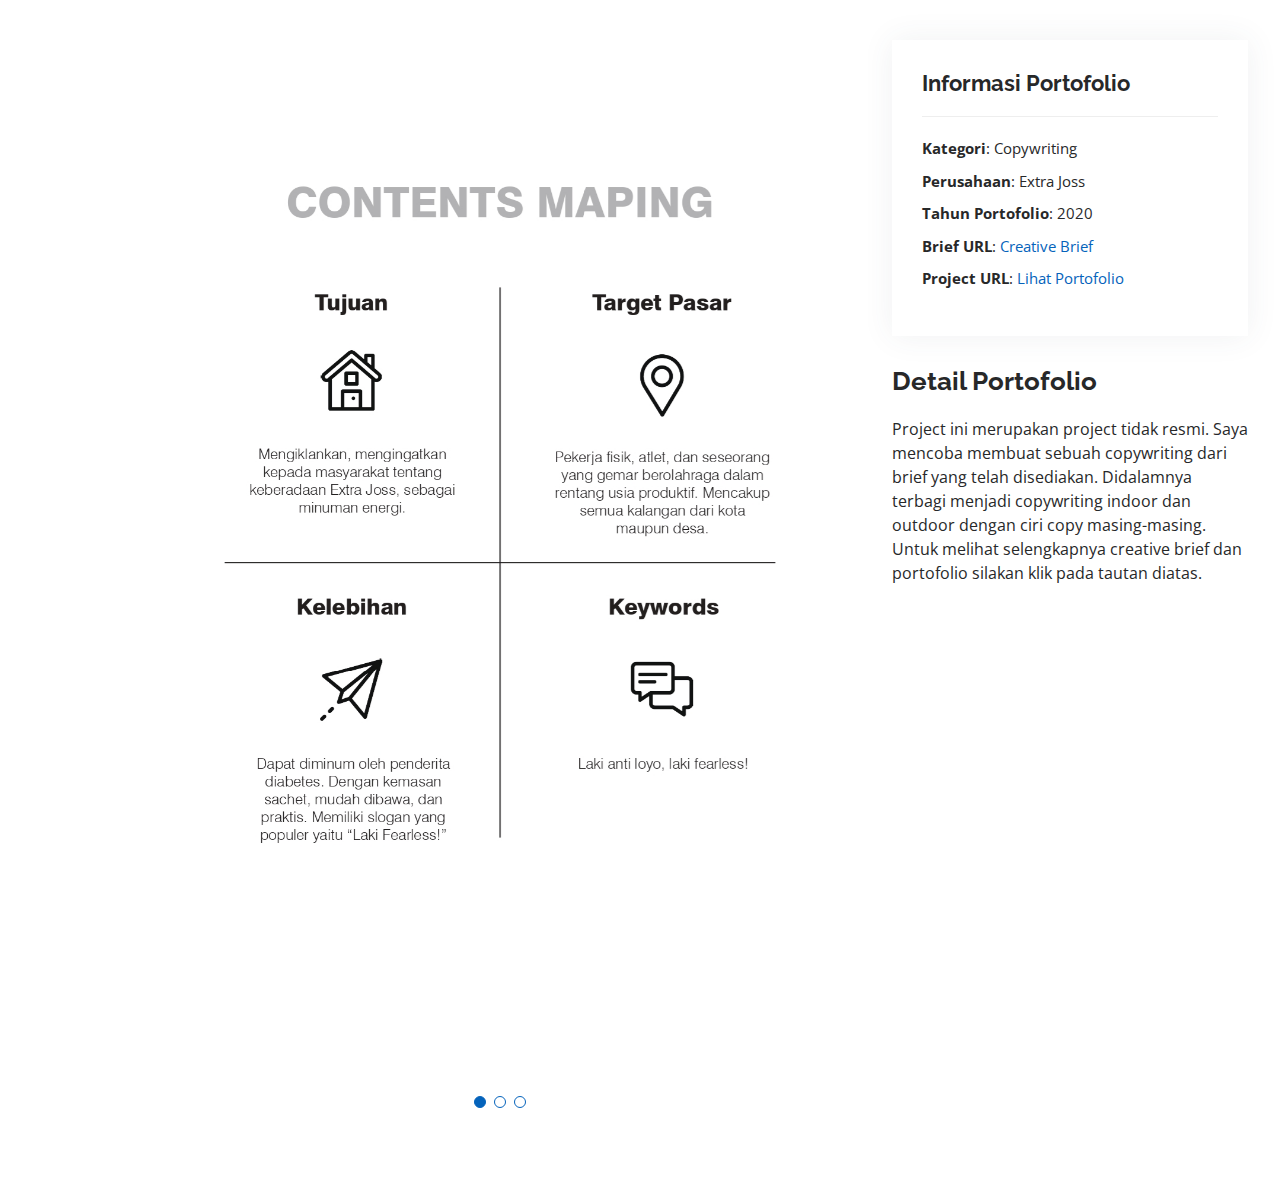
<file: portfolio-extra.html>
<!DOCTYPE html>
<html lang="en">

<head>
  <meta charset="utf-8">
  <meta content="width=device-width, initial-scale=1.0" name="viewport">

  <title>Portfolio Details - Personal Bootstrap Template</title>
  <meta content="" name="description">
  <meta content="" name="keywords">

  <!-- Favicons -->
  <link href="assets/img/favicon.png" rel="icon">
  <link href="assets/img/apple-touch-icon.png" rel="apple-touch-icon">

  <!-- Google Fonts -->
  <link href="https://fonts.googleapis.com/css?family=Open+Sans:300,300i,400,400i,600,600i,700,700i|Raleway:300,300i,400,400i,500,500i,600,600i,700,700i|Poppins:300,300i,400,400i,500,500i,600,600i,700,700i" rel="stylesheet">

  <!-- Vendor CSS Files -->
  <link href="assets/vendor/aos/aos.css" rel="stylesheet">
  <link href="assets/vendor/bootstrap/css/bootstrap.min.css" rel="stylesheet">
  <link href="assets/vendor/bootstrap-icons/bootstrap-icons.css" rel="stylesheet">
  <link href="assets/vendor/boxicons/css/boxicons.min.css" rel="stylesheet">
  <link href="assets/vendor/glightbox/css/glightbox.min.css" rel="stylesheet">
  <link href="assets/vendor/swiper/swiper-bundle.min.css" rel="stylesheet">

  <!-- Template Main CSS File -->
  <link href="assets/css/style.css" rel="stylesheet">

  <!-- =======================================================
  * Template Name: MyResume - v4.9.2
  * Template URL: https://bootstrapmade.com/free-html-bootstrap-template-my-resume/
  * Author: BootstrapMade.com
  * License: https://bootstrapmade.com/license/
  ======================================================== -->
</head>

<body>

  <main id="main">

    <!-- ======= Portfolio Details Section ======= -->
    <section id="portfolio-details" class="portfolio-details">
      <div class="container">

        <div class="row gy-4">

          <div class="col-lg-8">
            <div class="portfolio-details-slider swiper">
              <div class="swiper-wrapper align-items-center">

                <div class="swiper-slide">
                  <img src="assets/img/portfolio/bodyextra1.jpg" alt="">
                </div>

                <div class="swiper-slide">
                  <img src="assets/img/portfolio/bodyextra2.jpg" alt="">
                </div>

                <div class="swiper-slide">
                  <img src="assets/img/portfolio/bodyextra3.jpg" alt="">
                </div>

              </div>
              <div class="swiper-pagination"></div>
            </div>
          </div>

          <div class="col-lg-4">
            <div class="portfolio-info">
              <h3>Informasi Portofolio</h3>
              <ul>
                <li><strong>Kategori</strong>: Copywriting</li>
                <li><strong>Perusahaan</strong>: Extra Joss</li>
                <li><strong>Tahun Portofolio</strong>: 2020</li>
                <li><strong>Brief URL</strong>: <a href="https://bit.ly/briefextrajoss" target="_blank">Creative Brief</a></li>
                <li><strong>Project URL</strong>: <a href="https://bit.ly/copywritingextrajoss" target="_blank">Lihat Portofolio</a></li>
              </ul>
            </div>
            <div class="portfolio-description">
              <h2>Detail Portofolio</h2>
              <p>
                Project ini merupakan project tidak resmi. Saya mencoba membuat sebuah copywriting dari brief yang telah disediakan. Didalamnya terbagi menjadi copywriting indoor dan outdoor dengan ciri copy masing-masing. Untuk melihat selengkapnya creative brief dan portofolio silakan klik pada tautan diatas. 
              </p>
            </div>
          </div>

        </div>

      </div>
    </section><!-- End Portfolio Details Section -->

  </main><!-- End #main -->

  <div id="preloader"></div>
  <a href="#" class="back-to-top d-flex align-items-center justify-content-center"><i class="bi bi-arrow-up-short"></i></a>

  <!-- Vendor JS Files -->
  <script src="assets/vendor/purecounter/purecounter_vanilla.js"></script>
  <script src="assets/vendor/aos/aos.js"></script>
  <script src="assets/vendor/bootstrap/js/bootstrap.bundle.min.js"></script>
  <script src="assets/vendor/glightbox/js/glightbox.min.js"></script>
  <script src="assets/vendor/isotope-layout/isotope.pkgd.min.js"></script>
  <script src="assets/vendor/swiper/swiper-bundle.min.js"></script>
  <script src="assets/vendor/typed.js/typed.min.js"></script>
  <script src="assets/vendor/waypoints/noframework.waypoints.js"></script>
  <script src="assets/vendor/php-email-form/validate.js"></script>

  <!-- Template Main JS File -->
  <script src="assets/js/main.js"></script>

</body>

</html>
</file>
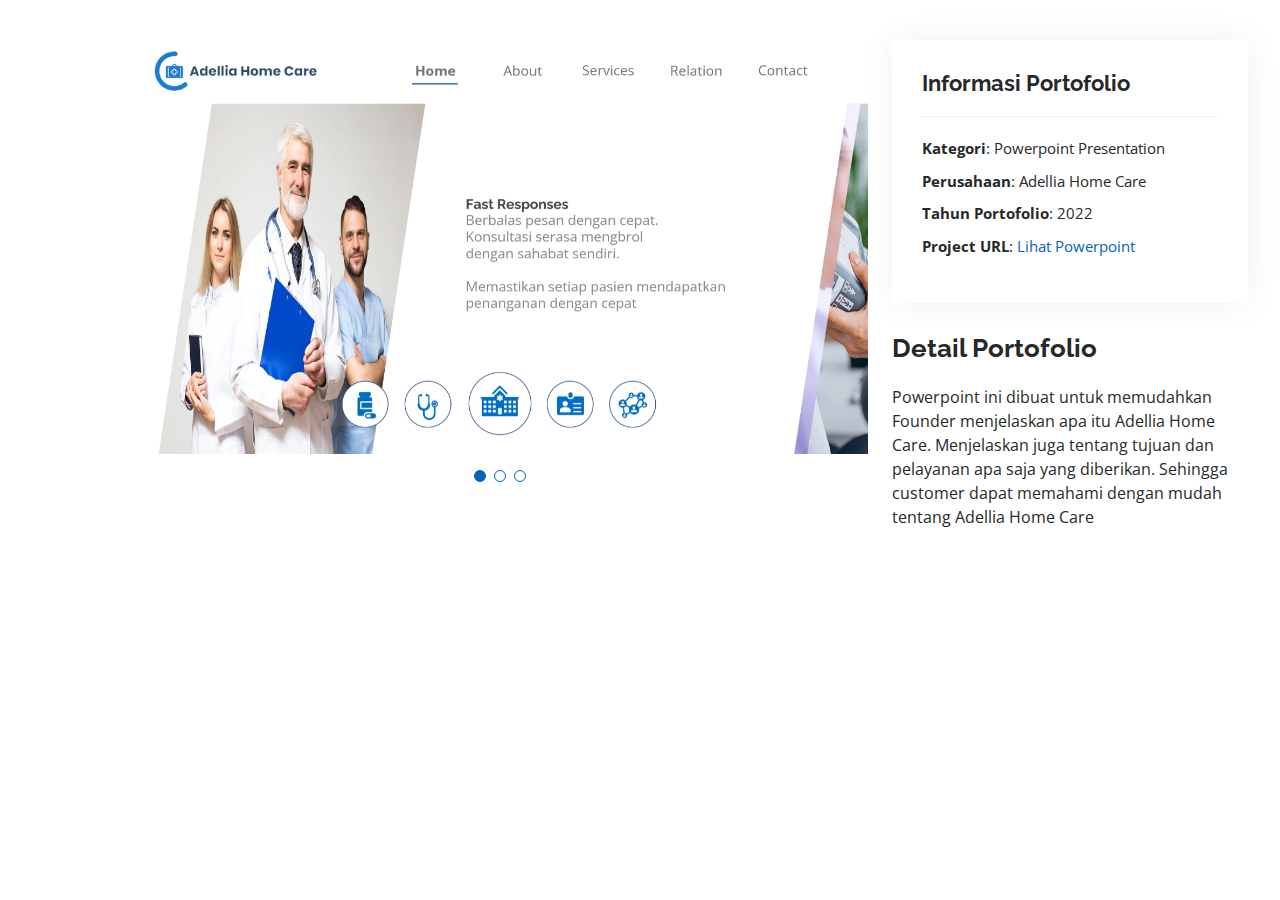
<file: portfolio-pptadel.html>
<!DOCTYPE html>
<html lang="en">

<head>
  <meta charset="utf-8">
  <meta content="width=device-width, initial-scale=1.0" name="viewport">

  <title>Portfolio Details - Personal Bootstrap Template</title>
  <meta content="" name="description">
  <meta content="" name="keywords">

  <!-- Favicons -->
  <link href="assets/img/favicon.png" rel="icon">
  <link href="assets/img/apple-touch-icon.png" rel="apple-touch-icon">

  <!-- Google Fonts -->
  <link href="https://fonts.googleapis.com/css?family=Open+Sans:300,300i,400,400i,600,600i,700,700i|Raleway:300,300i,400,400i,500,500i,600,600i,700,700i|Poppins:300,300i,400,400i,500,500i,600,600i,700,700i" rel="stylesheet">

  <!-- Vendor CSS Files -->
  <link href="assets/vendor/aos/aos.css" rel="stylesheet">
  <link href="assets/vendor/bootstrap/css/bootstrap.min.css" rel="stylesheet">
  <link href="assets/vendor/bootstrap-icons/bootstrap-icons.css" rel="stylesheet">
  <link href="assets/vendor/boxicons/css/boxicons.min.css" rel="stylesheet">
  <link href="assets/vendor/glightbox/css/glightbox.min.css" rel="stylesheet">
  <link href="assets/vendor/swiper/swiper-bundle.min.css" rel="stylesheet">

  <!-- Template Main CSS File -->
  <link href="assets/css/style.css" rel="stylesheet">

  <!-- =======================================================
  * Template Name: MyResume - v4.9.2
  * Template URL: https://bootstrapmade.com/free-html-bootstrap-template-my-resume/
  * Author: BootstrapMade.com
  * License: https://bootstrapmade.com/license/
  ======================================================== -->
</head>

<body>

  <main id="main">

    <!-- ======= Portfolio Details Section ======= -->
    <section id="portfolio-details" class="portfolio-details">
      <div class="container">

        <div class="row gy-4">

          <div class="col-lg-8">
            <div class="portfolio-details-slider swiper">
              <div class="swiper-wrapper align-items-center">

                <div class="swiper-slide">
                  <img src="assets/img/portfolio/bodyppt1.png" alt="">
                </div>

                <div class="swiper-slide">
                  <img src="assets/img/portfolio/bodyppt2.png" alt="">
                </div>

                <div class="swiper-slide">
                  <img src="assets/img/portfolio/bodyppt3.png" alt="">
                </div>

              </div>
              <div class="swiper-pagination"></div>
            </div>
          </div>

          <div class="col-lg-4">
            <div class="portfolio-info">
              <h3>Informasi Portofolio</h3>
              <ul>
                <li><strong>Kategori</strong>: Powerpoint Presentation</li>
                <li><strong>Perusahaan</strong>: Adellia Home Care</li>
                <li><strong>Tahun Portofolio</strong>: 2022</li>
                <li><strong>Project URL</strong>: <a href="https://bit.ly/powerpointportofolio" target="_blank">Lihat Powerpoint</a></li>
              </ul>
            </div>
            <div class="portfolio-description">
              <h2>Detail Portofolio</h2>
              <p>
                Powerpoint ini dibuat untuk memudahkan Founder menjelaskan apa itu Adellia Home Care. Menjelaskan juga tentang tujuan dan pelayanan apa saja yang diberikan. Sehingga customer dapat memahami dengan mudah tentang Adellia Home Care               </p>
            </div>
          </div>

        </div>

      </div>
    </section><!-- End Portfolio Details Section -->

  </main><!-- End #main -->

  <div id="preloader"></div>
  <a href="#" class="back-to-top d-flex align-items-center justify-content-center"><i class="bi bi-arrow-up-short"></i></a>

  <!-- Vendor JS Files -->
  <script src="assets/vendor/purecounter/purecounter_vanilla.js"></script>
  <script src="assets/vendor/aos/aos.js"></script>
  <script src="assets/vendor/bootstrap/js/bootstrap.bundle.min.js"></script>
  <script src="assets/vendor/glightbox/js/glightbox.min.js"></script>
  <script src="assets/vendor/isotope-layout/isotope.pkgd.min.js"></script>
  <script src="assets/vendor/swiper/swiper-bundle.min.js"></script>
  <script src="assets/vendor/typed.js/typed.min.js"></script>
  <script src="assets/vendor/waypoints/noframework.waypoints.js"></script>
  <script src="assets/vendor/php-email-form/validate.js"></script>

  <!-- Template Main JS File -->
  <script src="assets/js/main.js"></script>

</body>

</html>
</file>
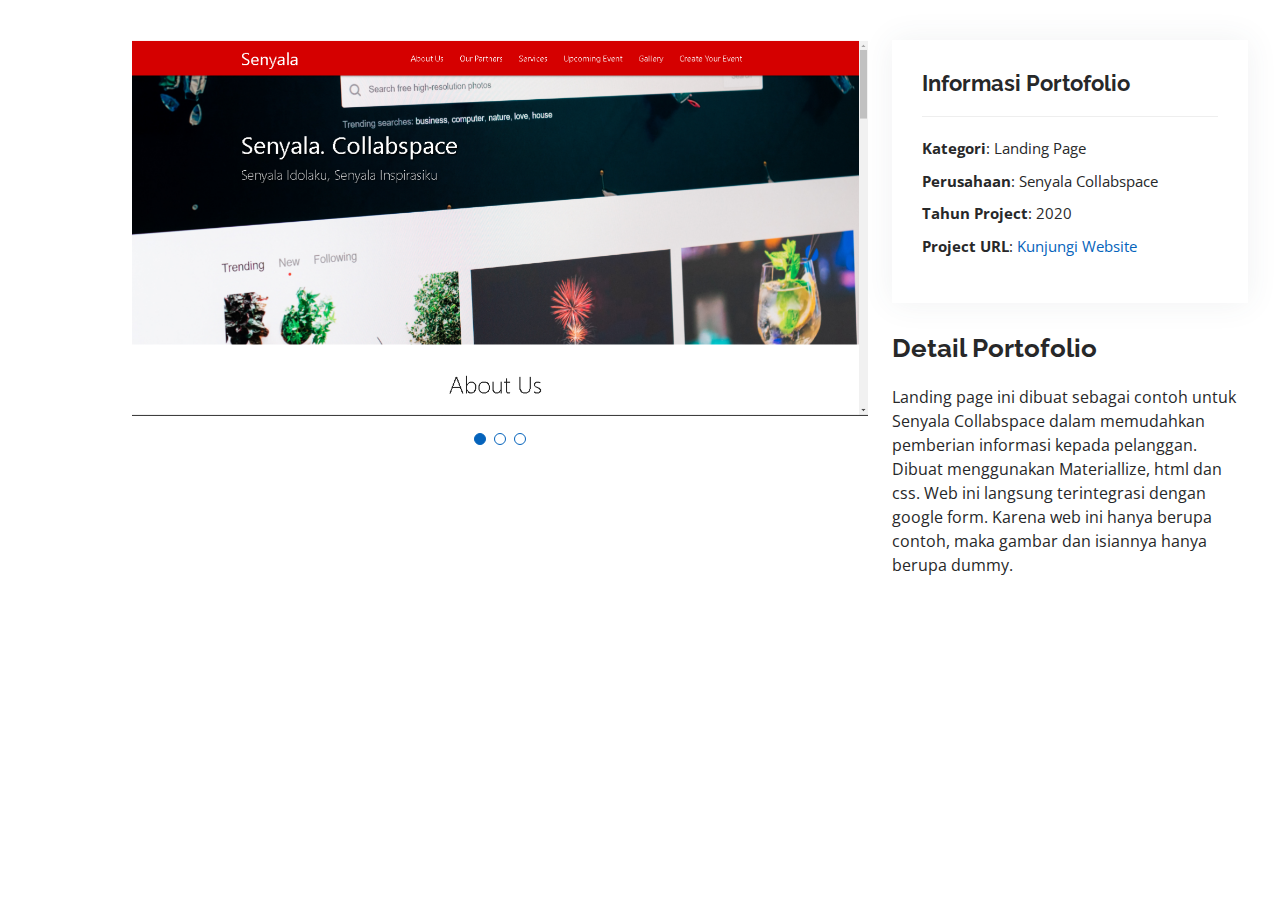
<file: portfolio-senyalaweb.html>
<!DOCTYPE html>
<html lang="en">

<head>
  <meta charset="utf-8">
  <meta content="width=device-width, initial-scale=1.0" name="viewport">

  <title>Portfolio Details - Personal Bootstrap Template</title>
  <meta content="" name="description">
  <meta content="" name="keywords">

  <!-- Favicons -->
  <link href="assets/img/favicon.png" rel="icon">
  <link href="assets/img/apple-touch-icon.png" rel="apple-touch-icon">

  <!-- Google Fonts -->
  <link href="https://fonts.googleapis.com/css?family=Open+Sans:300,300i,400,400i,600,600i,700,700i|Raleway:300,300i,400,400i,500,500i,600,600i,700,700i|Poppins:300,300i,400,400i,500,500i,600,600i,700,700i" rel="stylesheet">

  <!-- Vendor CSS Files -->
  <link href="assets/vendor/aos/aos.css" rel="stylesheet">
  <link href="assets/vendor/bootstrap/css/bootstrap.min.css" rel="stylesheet">
  <link href="assets/vendor/bootstrap-icons/bootstrap-icons.css" rel="stylesheet">
  <link href="assets/vendor/boxicons/css/boxicons.min.css" rel="stylesheet">
  <link href="assets/vendor/glightbox/css/glightbox.min.css" rel="stylesheet">
  <link href="assets/vendor/swiper/swiper-bundle.min.css" rel="stylesheet">

  <!-- Template Main CSS File -->
  <link href="assets/css/style.css" rel="stylesheet">

  <!-- =======================================================
  * Template Name: MyResume - v4.9.2
  * Template URL: https://bootstrapmade.com/free-html-bootstrap-template-my-resume/
  * Author: BootstrapMade.com
  * License: https://bootstrapmade.com/license/
  ======================================================== -->
</head>

<body>

  <main id="main">

    <!-- ======= Portfolio Details Section ======= -->
    <section id="portfolio-details" class="portfolio-details">
      <div class="container">

        <div class="row gy-4">

          <div class="col-lg-8">
            <div class="portfolio-details-slider swiper">
              <div class="swiper-wrapper align-items-center">

                <div class="swiper-slide">
                  <img src="assets/img/portfolio/bodysenyala1.png" alt="">
                </div>

                <div class="swiper-slide">
                  <img src="assets/img/portfolio/bodysenyala2.png" alt="">
                </div>

                <div class="swiper-slide">
                  <img src="assets/img/portfolio/bodysenyala3.png" alt="">
                </div>

              </div>
              <div class="swiper-pagination"></div>
            </div>
          </div>

          <div class="col-lg-4">
            <div class="portfolio-info">
              <h3>Informasi Portofolio</h3>
              <ul>
                <li><strong>Kategori</strong>: Landing Page</li>
                <li><strong>Perusahaan</strong>: Senyala Collabspace</li>
                <li><strong>Tahun Project</strong>: 2020</li>
                <li><strong>Project URL</strong>: <a href="https://firdausananta.github.io/Senyalaweb.github.io">Kunjungi Website</a></li>
              </ul>
            </div>
            <div class="portfolio-description">
              <h2>Detail Portofolio</h2>
              <p>
              Landing page ini dibuat sebagai contoh untuk Senyala Collabspace dalam memudahkan pemberian informasi kepada pelanggan. Dibuat menggunakan Materiallize, html dan css. Web ini langsung terintegrasi dengan google form. Karena web ini hanya berupa contoh, maka gambar dan isiannya hanya berupa dummy.               
              </p>
            </div>
          </div>

        </div>

      </div>
    </section><!-- End Portfolio Details Section -->

  </main><!-- End #main -->

  <div id="preloader"></div>
  <a href="#" class="back-to-top d-flex align-items-center justify-content-center"><i class="bi bi-arrow-up-short"></i></a>

  <!-- Vendor JS Files -->
  <script src="assets/vendor/purecounter/purecounter_vanilla.js"></script>
  <script src="assets/vendor/aos/aos.js"></script>
  <script src="assets/vendor/bootstrap/js/bootstrap.bundle.min.js"></script>
  <script src="assets/vendor/glightbox/js/glightbox.min.js"></script>
  <script src="assets/vendor/isotope-layout/isotope.pkgd.min.js"></script>
  <script src="assets/vendor/swiper/swiper-bundle.min.js"></script>
  <script src="assets/vendor/typed.js/typed.min.js"></script>
  <script src="assets/vendor/waypoints/noframework.waypoints.js"></script>
  <script src="assets/vendor/php-email-form/validate.js"></script>

  <!-- Template Main JS File -->
  <script src="assets/js/main.js"></script>

</body>

</html>
</file>
<file: assets/css/style.css>
/**
* Template Name: MyResume - v4.9.2
* Template URL: https://bootstrapmade.com/free-html-bootstrap-template-my-resume/
* Author: BootstrapMade.com
* License: https://bootstrapmade.com/license/
*/

/*--------------------------------------------------------------
# General
--------------------------------------------------------------*/
body {
  font-family: "Open Sans", sans-serif;
  color: #272829;
}

a {
  color: #0563bb;
  text-decoration: none;
}

a:hover {
  color: #067ded;
  text-decoration: none;
}

h1,
h2,
h3,
h4,
h5,
h6 {
  font-family: "Raleway", sans-serif;
}

/*--------------------------------------------------------------
# Back to top button
--------------------------------------------------------------*/
.back-to-top {
  position: fixed;
  visibility: hidden;
  opacity: 0;
  right: 15px;
  bottom: 15px;
  z-index: 996;
  background: #0563bb;
  width: 40px;
  height: 40px;
  border-radius: 50px;
  transition: all 0.4s;
}

.back-to-top i {
  font-size: 28px;
  color: #fff;
  line-height: 0;
}

.back-to-top:hover {
  background: #0678e3;
  color: #fff;
}

.back-to-top.active {
  visibility: visible;
  opacity: 1;
}

/*--------------------------------------------------------------
# Preloader
--------------------------------------------------------------*/
#preloader {
  position: fixed;
  top: 0;
  left: 0;
  right: 0;
  bottom: 0;
  z-index: 9999;
  overflow: hidden;
  background: #fff;
}

#preloader:before {
  content: "";
  position: fixed;
  top: calc(50% - 30px);
  left: calc(50% - 30px);
  border: 6px solid #0563bb;
  border-top-color: #fff;
  border-bottom-color: #fff;
  border-radius: 50%;
  width: 60px;
  height: 60px;
  -webkit-animation: animate-preloader 1s linear infinite;
  animation: animate-preloader 1s linear infinite;
}

@-webkit-keyframes animate-preloader {
  0% {
    transform: rotate(0deg);
  }

  100% {
    transform: rotate(360deg);
  }
}

@keyframes animate-preloader {
  0% {
    transform: rotate(0deg);
  }

  100% {
    transform: rotate(360deg);
  }
}

/*--------------------------------------------------------------
# Disable aos animation delay on mobile devices
--------------------------------------------------------------*/
@media screen and (max-width: 768px) {
  [data-aos-delay] {
    transition-delay: 0 !important;
  }
}

/*--------------------------------------------------------------
# Header
--------------------------------------------------------------*/
#header {
  position: fixed;
  top: 0;
  left: 0;
  bottom: 0;
  z-index: 9997;
  transition: all 0.5s;
  padding: 15px;
  overflow-y: auto;
}

@media (max-width: 991px) {
  #header {
    width: 300px;
    background: #fff;
    border-right: 1px solid #e6e9ec;
    left: -300px;
  }
}

@media (min-width: 991px) {
  #main {
    margin-left: 100px;
  }
}

/*--------------------------------------------------------------
# Navigation Menu
--------------------------------------------------------------*/
/**
* Desktop Navigation 
*/
.nav-menu {
  padding: 0;
  display: block;
}

.nav-menu * {
  margin: 0;
  padding: 0;
  list-style: none;
}

.nav-menu>ul>li {
  position: relative;
  white-space: nowrap;
}

.nav-menu a,
.nav-menu a:focus {
  display: flex;
  align-items: center;
  color: #45505b;
  padding: 10px 18px;
  margin-bottom: 8px;
  transition: 0.3s;
  font-size: 15px;
  border-radius: 50px;
  background: #f2f3f5;
  height: 56px;
  width: 100%;
  overflow: hidden;
  transition: 0.3s;
}

.nav-menu a i,
.nav-menu a:focus i {
  font-size: 20px;
}

.nav-menu a span,
.nav-menu a:focus span {
  padding: 0 5px 0 7px;
  color: #45505b;
}

@media (min-width: 992px) {

  .nav-menu a,
  .nav-menu a:focus {
    width: 56px;
  }

  .nav-menu a span,
  .nav-menu a:focus span {
    display: none;
    color: #fff;
  }
}

.nav-menu a:hover,
.nav-menu .active,
.nav-menu .active:focus,
.nav-menu li:hover>a {
  color: #fff;
  background: #0563bb;
}

.nav-menu a:hover span,
.nav-menu .active span,
.nav-menu .active:focus span,
.nav-menu li:hover>a span {
  color: #fff;
}

.nav-menu a:hover,
.nav-menu li:hover>a {
  width: 100%;
  color: #fff;
}

.nav-menu a:hover span,
.nav-menu li:hover>a span {
  display: block;
}

/**
* Mobile Navigation 
*/
.mobile-nav-toggle {
  position: fixed;
  right: 10px;
  top: 10px;
  z-index: 9998;
  border: 0;
  background: none;
  font-size: 28px;
  transition: all 0.4s;
  outline: none !important;
  line-height: 0;
  cursor: pointer;
  border-radius: 50px;
  padding: 5px;
}

.mobile-nav-toggle i {
  color: #45505b;
}

.mobile-nav-active {
  overflow: hidden;
}

.mobile-nav-active #header {
  left: 0;
}

.mobile-nav-active .mobile-nav-toggle {
  color: #fff;
  background-color: #0563bb;
}

/*--------------------------------------------------------------
# Hero Section
--------------------------------------------------------------*/
#hero {
  width: 100%;
  height: 100vh;
  background: url("../img/atas.jpg") top right no-repeat;
  background-size: cover;
  position: relative;
}

@media (min-width: 992px) {
  #hero {
    padding-left: 160px;
  }
}

#hero:before {
  content: "";
  background: rgba(255, 255, 255, 0.8);
  position: absolute;
  bottom: 0;
  top: 0;
  left: 0;
  right: 0;
}

#hero h1 {
  margin: 0;
  font-size: 64px;
  font-weight: 700;
  line-height: 56px;
  color: #45505b;
}

#hero p {
  color: #45505b;
  margin: 15px 0 0 0;
  font-size: 26px;
  font-family: "Poppins", sans-serif;
}

#hero p span {
  color: #0563bb;
  letter-spacing: 1px;
}

#hero .social-links {
  margin-top: 30px;
}

#hero .social-links a {
  font-size: 24px;
  display: inline-block;
  color: #45505b;
  line-height: 1;
  margin-right: 20px;
  transition: 0.3s;
}

#hero .social-links a:hover {
  color: #0563bb;
}

@media (max-width: 992px) {
  #hero {
    text-align: center;
  }

  #hero h1 {
    font-size: 32px;
    line-height: 36px;
  }

  #hero p {
    margin-top: 10px;
    font-size: 20px;
    line-height: 24px;
  }
}

/*--------------------------------------------------------------
# Sections General
--------------------------------------------------------------*/
section {
  padding: 60px 0;
  overflow: hidden;
}

.section-title {
  text-align: center;
  padding-bottom: 30px;
}

.section-title h2 {
  font-size: 32px;
  font-weight: bold;
  text-transform: uppercase;
  margin-bottom: 20px;
  padding-bottom: 20px;
  position: relative;
  color: #45505b;
}

.section-title h2::before {
  content: "";
  position: absolute;
  display: block;
  width: 120px;
  height: 1px;
  background: #ddd;
  bottom: 1px;
  left: calc(50% - 60px);
}

.section-title h2::after {
  content: "";
  position: absolute;
  display: block;
  width: 40px;
  height: 3px;
  background: #0563bb;
  bottom: 0;
  left: calc(50% - 20px);
}

.section-title p {
  margin-bottom: 0;
}

/*--------------------------------------------------------------
# About
--------------------------------------------------------------*/
.about .content h3 {
  font-weight: 700;
  font-size: 26px;
  color: #728394;
}

.about .content ul {
  list-style: none;
  padding: 0;
}

.about .content ul li {
  margin-bottom: 20px;
  display: flex;
  align-items: center;
}

.about .content ul strong {
  margin-right: 10px;
}

.about .content ul i {
  font-size: 16px;
  margin-right: 5px;
  color: #0563bb;
  line-height: 0;
}

.about .content p:last-child {
  margin-bottom: 0;
}

/*--------------------------------------------------------------
# Facts
--------------------------------------------------------------*/
.facts .count-box {
  padding: 30px 30px 25px 30px;
  margin-top: 30px;
  width: 100%;
  position: relative;
  text-align: center;
  background: #fff;
}

.facts .count-box i {
  position: absolute;
  top: -25px;
  left: 50%;
  transform: translateX(-50%);
  font-size: 24px;
  background: #0563bb;
  color: #fff;
  border-radius: 50px;
  display: inline-flex;
  align-items: center;
  justify-content: center;
  width: 48px;
  height: 48px;
}

.facts .count-box span {
  font-size: 36px;
  display: block;
  font-weight: 600;
  color: #011426;
}

.facts .count-box p {
  padding: 0;
  margin: 0;
  font-family: "Raleway", sans-serif;
  font-size: 14px;
}

/*--------------------------------------------------------------
# Akills
--------------------------------------------------------------*/
.skills .progress {
  height: 60px;
  display: block;
  background: none;
  border-radius: 0;
}

.skills .progress .skill {
  padding: 10px 0;
  margin: 0;
  text-transform: uppercase;
  display: block;
  font-weight: 600;
  font-family: "Poppins", sans-serif;
  color: #45505b;
}

.skills .progress .skill .val {
  float: right;
  font-style: normal;
}

.skills .progress-bar-wrap {
  background: #f2f3f5;
}

.skills .progress-bar {
  width: 1px;
  height: 10px;
  transition: 0.9s;
  background-color: #0563bb;
}

/*--------------------------------------------------------------
# Resume
--------------------------------------------------------------*/
.resume .resume-title {
  font-size: 26px;
  font-weight: 700;
  margin-top: 20px;
  margin-bottom: 20px;
  color: #45505b;
}

.resume .resume-item {
  padding: 0 0 20px 20px;
  margin-top: -2px;
  border-left: 2px solid #0563bb;
  position: relative;
}

.resume .resume-item h4 {
  line-height: 18px;
  font-size: 18px;
  font-weight: 600;
  text-transform: uppercase;
  font-family: "Poppins", sans-serif;
  color: #0563bb;
  margin-bottom: 10px;
}

.resume .resume-item h5 {
  font-size: 16px;
  background: #f7f8f9;
  padding: 5px 15px;
  display: inline-block;
  font-weight: 600;
  margin-bottom: 10px;
}

.resume .resume-item ul {
  padding-left: 20px;
}

.resume .resume-item ul li {
  padding-bottom: 10px;
}

.resume .resume-item:last-child {
  padding-bottom: 0;
}

.resume .resume-item::before {
  content: "";
  position: absolute;
  width: 16px;
  height: 16px;
  border-radius: 50px;
  left: -9px;
  top: 0;
  background: #fff;
  border: 2px solid #0563bb;
}

/*--------------------------------------------------------------
# Portfolio
--------------------------------------------------------------*/
.portfolio .portfolio-item {
  margin-bottom: 30px;
}

.portfolio #portfolio-flters {
  padding: 0;
  margin: 0 auto 25px auto;
  list-style: none;
  text-align: center;
  background: #fff;
  border-radius: 50px;
  padding: 2px 15px;
}

.portfolio #portfolio-flters li {
  cursor: pointer;
  display: inline-block;
  padding: 10px 15px;
  font-size: 14px;
  font-weight: 600;
  line-height: 1;
  text-transform: uppercase;
  color: #272829;
  margin-bottom: 5px;
  transition: all 0.3s ease-in-out;
}

.portfolio #portfolio-flters li:hover,
.portfolio #portfolio-flters li.filter-active {
  color: #0563bb;
}

.portfolio #portfolio-flters li:last-child {
  margin-right: 0;
}

.portfolio .portfolio-wrap {
  transition: 0.3s;
  position: relative;
  overflow: hidden;
  z-index: 1;
  background: rgba(69, 80, 91, 0.8);
}

.portfolio .portfolio-wrap::before {
  content: "";
  background: rgba(255, 255, 255, 0.7);
  position: absolute;
  left: 30px;
  right: 30px;
  top: 30px;
  bottom: 30px;
  transition: all ease-in-out 0.3s;
  z-index: 2;
  opacity: 0;
}

.portfolio .portfolio-wrap .portfolio-info {
  opacity: 0;
  position: absolute;
  top: 0;
  left: 0;
  right: 0;
  bottom: 0;
  text-align: center;
  z-index: 3;
  transition: all ease-in-out 0.3s;
  display: flex;
  flex-direction: column;
  justify-content: center;
  align-items: center;
}

.portfolio .portfolio-wrap .portfolio-info::before {
  display: block;
  content: "";
  width: 48px;
  height: 48px;
  position: absolute;
  top: 35px;
  left: 35px;
  border-top: 3px solid #d7dce1;
  border-left: 3px solid #d7dce1;
  transition: all 0.5s ease 0s;
  z-index: 9994;
}

.portfolio .portfolio-wrap .portfolio-info::after {
  display: block;
  content: "";
  width: 48px;
  height: 48px;
  position: absolute;
  bottom: 35px;
  right: 35px;
  border-bottom: 3px solid #d7dce1;
  border-right: 3px solid #d7dce1;
  transition: all 0.5s ease 0s;
  z-index: 9994;
}

.portfolio .portfolio-wrap .portfolio-info h4 {
  font-size: 20px;
  color: #45505b;
  font-weight: 600;
}

.portfolio .portfolio-wrap .portfolio-info p {
  color: #45505b;
  font-size: 14px;
  text-transform: uppercase;
  padding: 0;
  margin: 0;
}

.portfolio .portfolio-wrap .portfolio-links {
  text-align: center;
  z-index: 4;
}

.portfolio .portfolio-wrap .portfolio-links a {
  color: #45505b;
  margin: 0 2px;
  font-size: 28px;
  display: inline-block;
  transition: 0.3s;
}

.portfolio .portfolio-wrap .portfolio-links a:hover {
  color: #148af9;
}

.portfolio .portfolio-wrap:hover::before {
  top: 0;
  left: 0;
  right: 0;
  bottom: 0;
  opacity: 1;
}

.portfolio .portfolio-wrap:hover .portfolio-info {
  opacity: 1;
}

.portfolio .portfolio-wrap:hover .portfolio-info::before {
  top: 15px;
  left: 15px;
}

.portfolio .portfolio-wrap:hover .portfolio-info::after {
  bottom: 15px;
  right: 15px;
}

/*--------------------------------------------------------------
# Portfolio Details
--------------------------------------------------------------*/
.portfolio-details {
  padding-top: 40px;
}

.portfolio-details .portfolio-details-slider img {
  width: 100%;
}

.portfolio-details .portfolio-details-slider .swiper-pagination {
  margin-top: 20px;
  position: relative;
}

.portfolio-details .portfolio-details-slider .swiper-pagination .swiper-pagination-bullet {
  width: 12px;
  height: 12px;
  background-color: #fff;
  opacity: 1;
  border: 1px solid #0563bb;
}

.portfolio-details .portfolio-details-slider .swiper-pagination .swiper-pagination-bullet-active {
  background-color: #0563bb;
}

.portfolio-details .portfolio-info {
  padding: 30px;
  box-shadow: 0px 0 30px rgba(69, 80, 91, 0.08);
}

.portfolio-details .portfolio-info h3 {
  font-size: 22px;
  font-weight: 700;
  margin-bottom: 20px;
  padding-bottom: 20px;
  border-bottom: 1px solid #eee;
}

.portfolio-details .portfolio-info ul {
  list-style: none;
  padding: 0;
  font-size: 15px;
}

.portfolio-details .portfolio-info ul li+li {
  margin-top: 10px;
}

.portfolio-details .portfolio-description {
  padding-top: 30px;
}

.portfolio-details .portfolio-description h2 {
  font-size: 26px;
  font-weight: 700;
  margin-bottom: 20px;
}

.portfolio-details .portfolio-description p {
  padding: 0;
}


/*-------------------------------------------------------------
#SERTIFIKAT
-------------------------------------------------------------------*/

.serty #serty-flters {
  padding: 0;
  margin: 0 auto 25px auto;
  list-style: none;
  text-align: center;
  background: #fff;
  border-radius: 50px;
  padding: 2px 15px;
}

.serty #serty-flters li {
  cursor: pointer;
  display: inline-block;
  padding: 10px 15px;
  font-size: 14px;
  font-weight: 600;
  line-height: 1;
  text-transform: uppercase;
  color: #272829;
  margin-bottom: 5px;
  transition: all 0.3s ease-in-out;
}

.serty #serty-flters li:hover,
.serty #serty-flters li.filter-active {
  color: #0563bb;
}

.serty #serty-flters li:last-child {
  margin-right: 0;
}

/*--------------------------------------------------------------
# Services
--------------------------------------------------------------*/
.services .icon-box {
  text-align: center;
  padding: 70px 20px 80px 20px;
  transition: all ease-in-out 0.3s;
  background: #fff;
  box-shadow: 0px 5px 90px 0px rgba(110, 123, 131, 0.05);
}

.services .icon-box .icon {
  margin: 0 auto;
  width: 100px;
  height: 100px;
  display: flex;
  align-items: center;
  justify-content: center;
  transition: ease-in-out 0.3s;
  position: relative;
}

.services .icon-box .icon i {
  font-size: 36px;
  transition: 0.5s;
  position: relative;
}

.services .icon-box .icon svg {
  position: absolute;
  top: 0;
  left: 0;
}

.services .icon-box .icon svg path {
  transition: 0.5s;
  fill: #f5f5f5;
}

.services .icon-box h4 {
  font-weight: 600;
  margin: 10px 0 15px 0;
  font-size: 22px;
}

.services .icon-box h4 a {
  color: #45505b;
  transition: ease-in-out 0.3s;
}

.services .icon-box p {
  line-height: 24px;
  font-size: 14px;
  margin-bottom: 0;
}

.services .icon-box:hover {
  border-color: #fff;
  box-shadow: 0px 0 35px 0 rgba(0, 0, 0, 0.08);
}

.services .iconbox-blue i {
  color: #47aeff;
}

.services .iconbox-blue:hover .icon i {
  color: #fff;
}

.services .iconbox-blue:hover .icon path {
  fill: #47aeff;
}

.services .iconbox-orange i {
  color: #ffa76e;
}

.services .iconbox-orange:hover .icon i {
  color: #fff;
}

.services .iconbox-orange:hover .icon path {
  fill: #ffa76e;
}

.services .iconbox-pink i {
  color: #e80368;
}

.services .iconbox-pink:hover .icon i {
  color: #fff;
}

.services .iconbox-pink:hover .icon path {
  fill: #e80368;
}

.services .iconbox-yellow i {
  color: #ffbb2c;
}

.services .iconbox-yellow:hover .icon i {
  color: #fff;
}

.services .iconbox-yellow:hover .icon path {
  fill: #ffbb2c;
}

.services .iconbox-red i {
  color: #ff5828;
}

.services .iconbox-red:hover .icon i {
  color: #fff;
}

.services .iconbox-red:hover .icon path {
  fill: #ff5828;
}

.services .iconbox-teal i {
  color: #11dbcf;
}

.services .iconbox-teal:hover .icon i {
  color: #fff;
}

.services .iconbox-teal:hover .icon path {
  fill: #11dbcf;
}

/*--------------------------------------------------------------
# Testimonials
--------------------------------------------------------------*/
.testimonials .section-header {
  margin-bottom: 40px;
}

.testimonials .testimonials-carousel,
.testimonials .testimonials-slider {
  overflow: hidden;
}

.testimonials .testimonial-item {
  text-align: center;
}

.testimonials .testimonial-item .testimonial-img {
  width: 120px;
  border-radius: 50%;
  border: 4px solid #fff;
  margin: 0 auto;
}

.testimonials .testimonial-item h3 {
  font-size: 20px;
  font-weight: bold;
  margin: 10px 0 5px 0;
  color: #111;
}

.testimonials .testimonial-item h4 {
  font-size: 14px;
  color: #999;
  margin: 0 0 15px 0;
}

.testimonials .testimonial-item .quote-icon-left,
.testimonials .testimonial-item .quote-icon-right {
  color: #90c8fc;
  font-size: 26px;
}

.testimonials .testimonial-item .quote-icon-left {
  display: inline-block;
  left: -5px;
  position: relative;
}

.testimonials .testimonial-item .quote-icon-right {
  display: inline-block;
  right: -5px;
  position: relative;
  top: 10px;
}

.testimonials .testimonial-item p {
  font-style: italic;
  margin: 0 auto 15px auto;
}

.testimonials .swiper-pagination {
  margin-top: 20px;
  position: relative;
}

.testimonials .swiper-pagination .swiper-pagination-bullet {
  width: 12px;
  height: 12px;
  background-color: #fff;
  opacity: 1;
  border: 1px solid #0563bb;
}

.testimonials .swiper-pagination .swiper-pagination-bullet-active {
  background-color: #0563bb;
}

@media (min-width: 992px) {
  .testimonials .testimonial-item p {
    width: 80%;
  }
}

/*--------------------------------------------------------------
# Contact
--------------------------------------------------------------*/
.contact .info {
  width: 100%;
  background: #fff;
}

.contact .info i {
  font-size: 20px;
  color: #0563bb;
  float: left;
  width: 44px;
  height: 44px;
  background: #eef7ff;
  display: flex;
  justify-content: center;
  align-items: center;
  border-radius: 50px;
  transition: all 0.3s ease-in-out;
}

.contact .info h4 {
  padding: 0 0 0 60px;
  font-size: 22px;
  font-weight: 600;
  margin-bottom: 5px;
  color: #45505b;
}

.contact .info p {
  padding: 0 0 0 60px;
  margin-bottom: 0;
  font-size: 14px;
  color: #728394;
}

.contact .info .email,
.contact .info .phone {
  margin-top: 40px;
}

.contact .info .email:hover i,
.contact .info .address:hover i,
.contact .info .phone:hover i {
  background: #0563bb;
  color: #fff;
}

.contact .php-email-form {
  width: 100%;
  background: #fff;
}

.contact .php-email-form .form-group {
  padding-bottom: 8px;
}

.contact .php-email-form .error-message {
  display: none;
  color: #fff;
  background: #ed3c0d;
  text-align: left;
  padding: 15px;
  font-weight: 600;
}

.contact .php-email-form .error-message br+br {
  margin-top: 25px;
}

.contact .php-email-form .sent-message {
  display: none;
  color: #fff;
  background: #18d26e;
  text-align: center;
  padding: 15px;
  font-weight: 600;
}

.contact .php-email-form .loading {
  display: none;
  background: #fff;
  text-align: center;
  padding: 15px;
}

.contact .php-email-form .loading:before {
  content: "";
  display: inline-block;
  border-radius: 50%;
  width: 24px;
  height: 24px;
  margin: 0 10px -6px 0;
  border: 3px solid #18d26e;
  border-top-color: #eee;
  -webkit-animation: animate-loading 1s linear infinite;
  animation: animate-loading 1s linear infinite;
}

.contact .php-email-form input,
.contact .php-email-form textarea {
  border-radius: 4px;
  box-shadow: none;
  font-size: 14px;
}

.contact .php-email-form input {
  height: 44px;
}

.contact .php-email-form textarea {
  padding: 10px 12px;
}

.contact .php-email-form button[type=submit] {
  background: #0563bb;
  border: 0;
  padding: 10px 35px;
  color: #fff;
  transition: 0.4s;
  border-radius: 50px;
}

.contact .php-email-form button[type=submit]:hover {
  background: #0678e3;
}

@-webkit-keyframes animate-loading {
  0% {
    transform: rotate(0deg);
  }

  100% {
    transform: rotate(360deg);
  }
}

@keyframes animate-loading {
  0% {
    transform: rotate(0deg);
  }

  100% {
    transform: rotate(360deg);
  }
}

/*--------------------------------------------------------------
# Footer
--------------------------------------------------------------*/
#footer {
  background: #f7f8f9;
  color: #45505b;
  font-size: 14px;
  text-align: center;
  padding: 30px 0;
}

#footer h3 {
  font-size: 36px;
  font-weight: 700;
  position: relative;
  font-family: "Poppins", sans-serif;
  padding: 0;
  margin: 0 0 15px 0;
}

#footer p {
  font-size: 15;
  font-style: italic;
  padding: 0;
  margin: 0 0 40px 0;
}

#footer .social-links {
  margin: 0 0 40px 0;
}

#footer .social-links a {
  font-size: 18px;
  display: inline-block;
  background: #0563bb;
  color: #fff;
  line-height: 1;
  padding: 8px 0;
  margin-right: 4px;
  border-radius: 50%;
  text-align: center;
  width: 36px;
  height: 36px;
  transition: 0.3s;
}

#footer .social-links a:hover {
  background: #0678e3;
  color: #fff;
  text-decoration: none;
}

#footer .copyright {
  margin: 0 0 5px 0;
}

#footer .credits {
  font-size: 13px;
}
</file>
